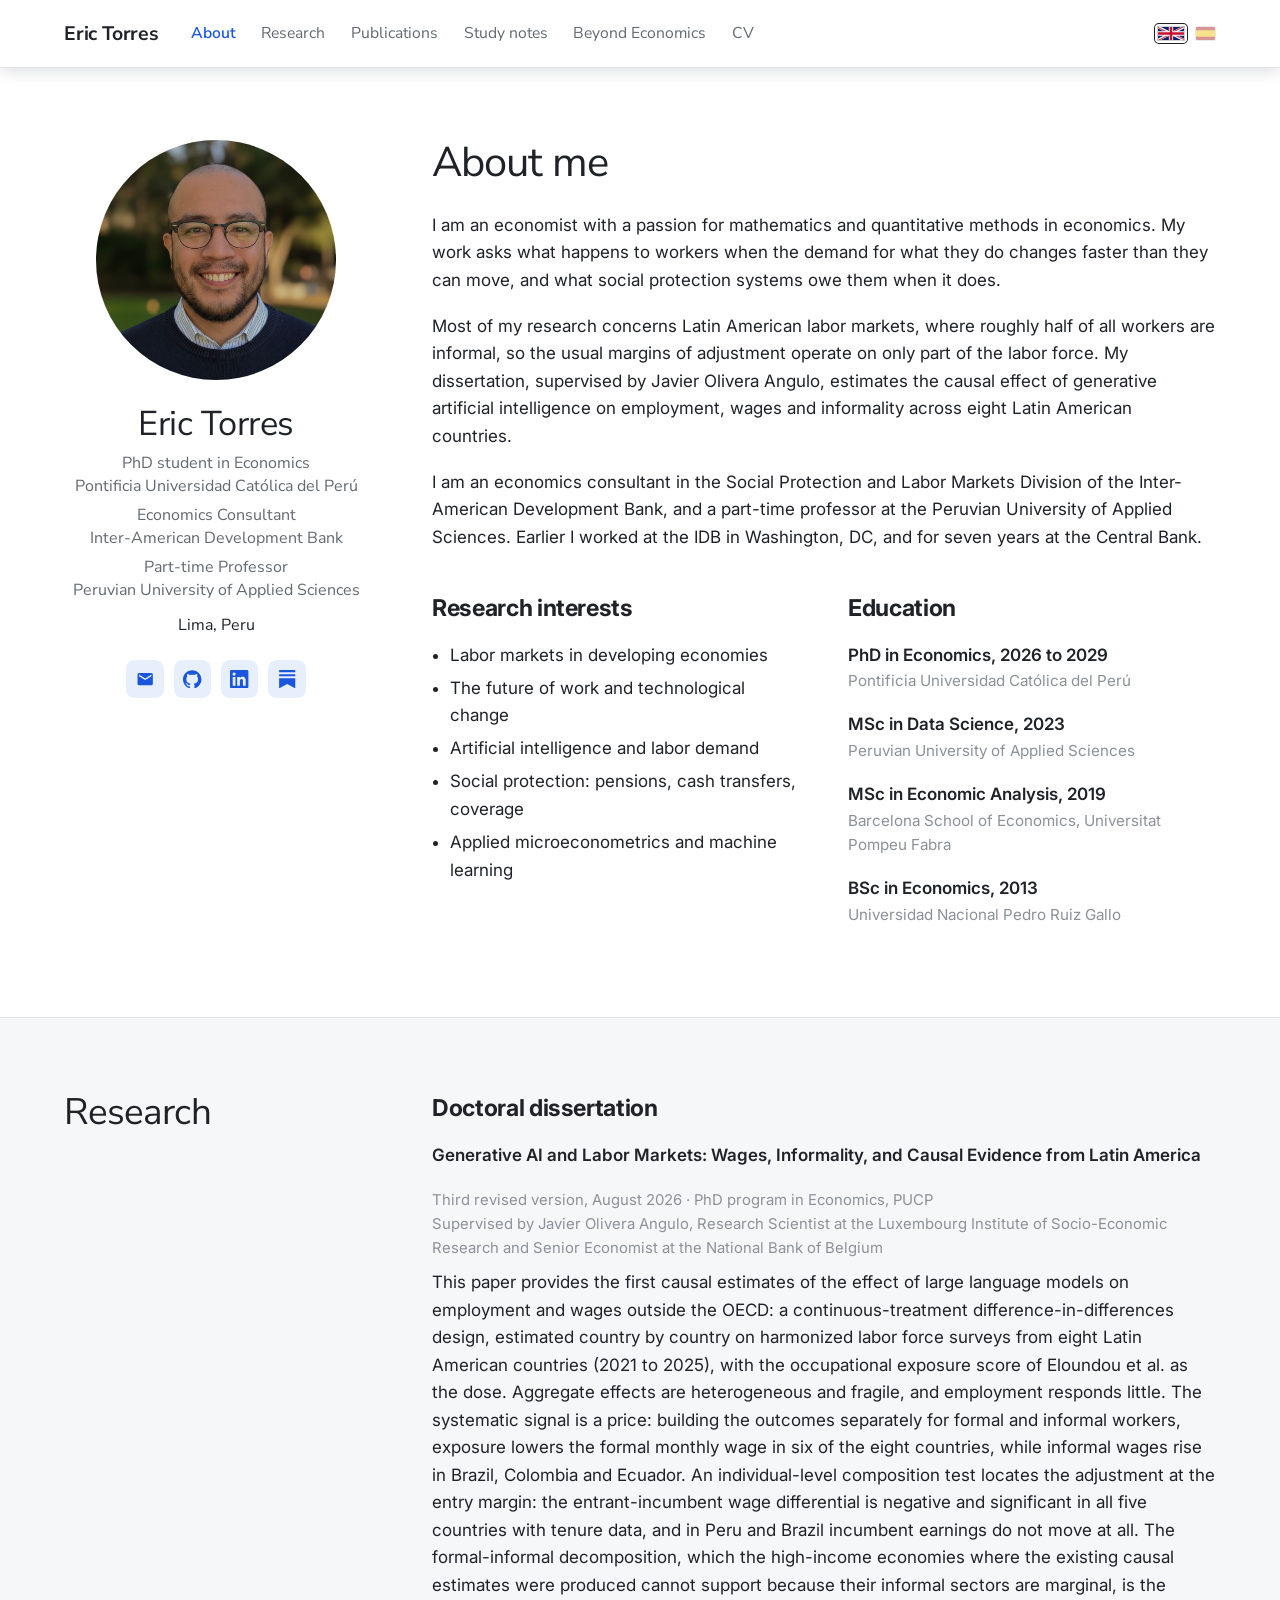
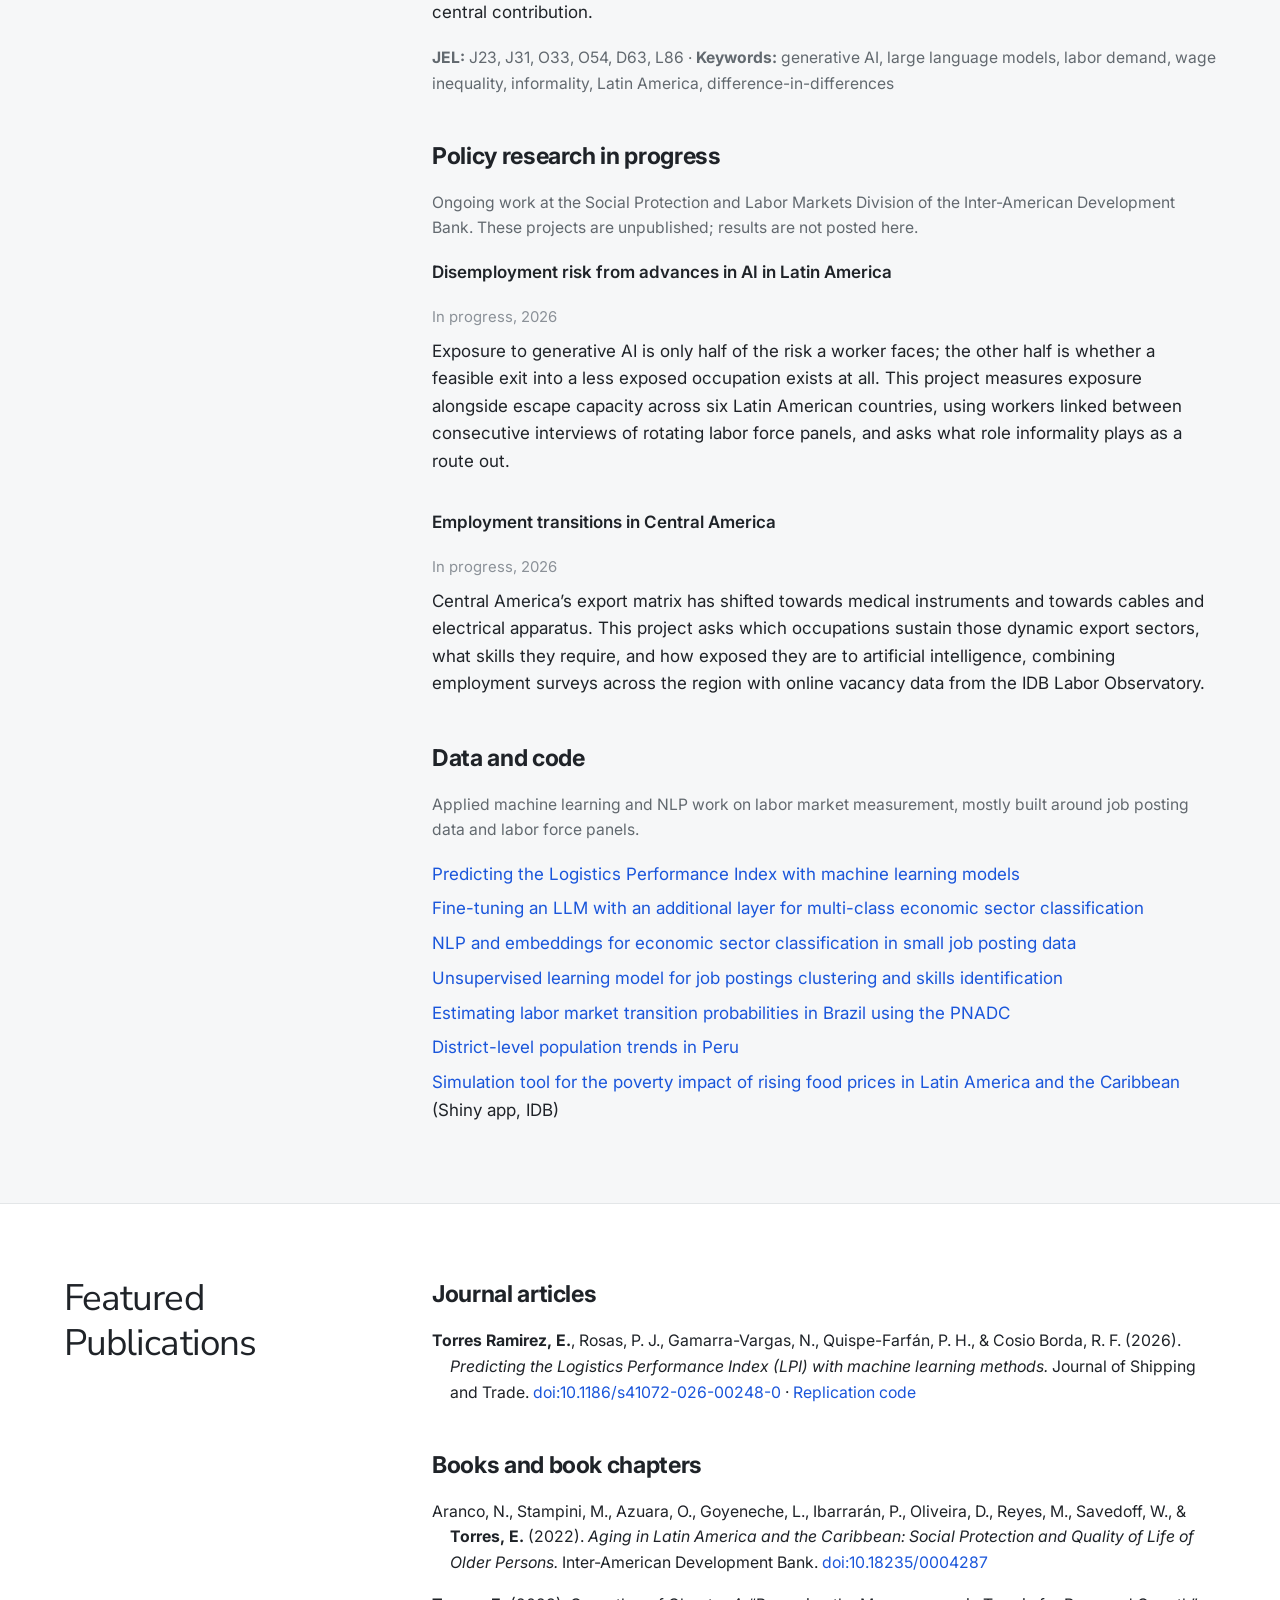
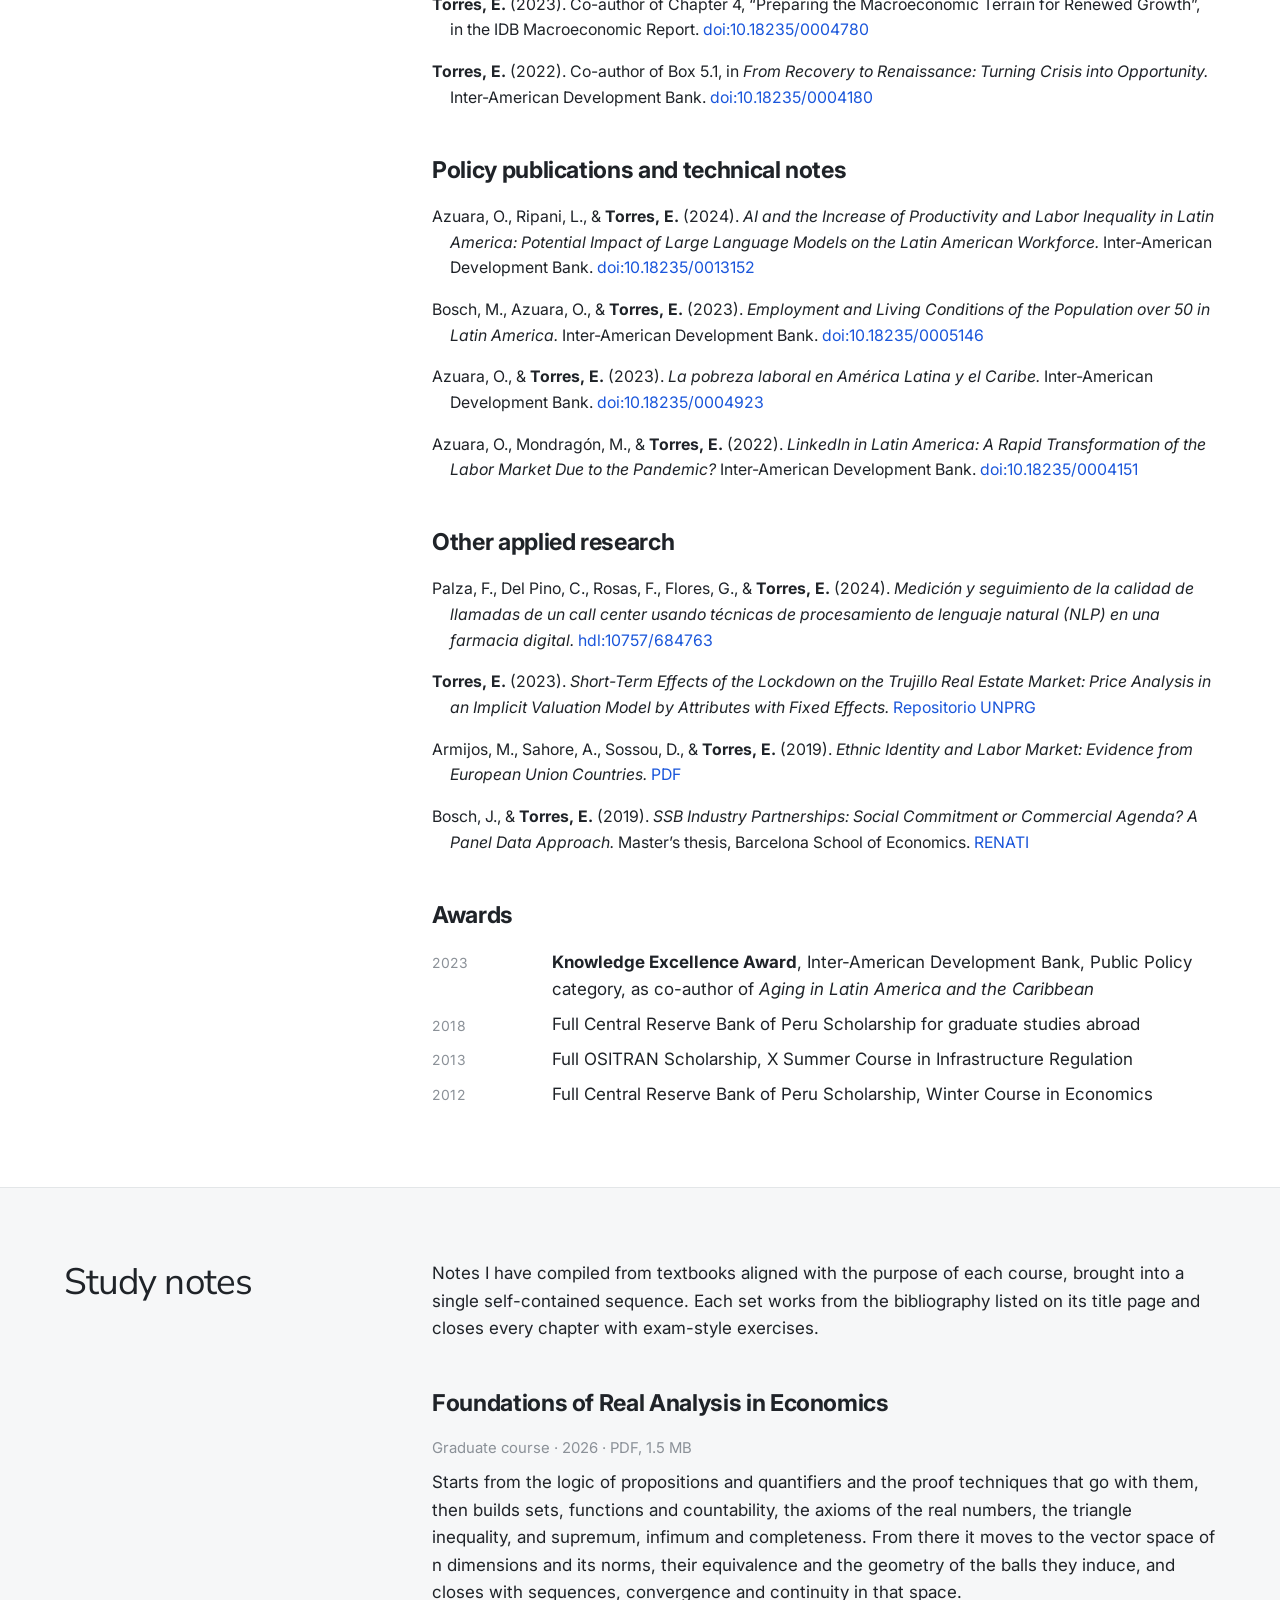
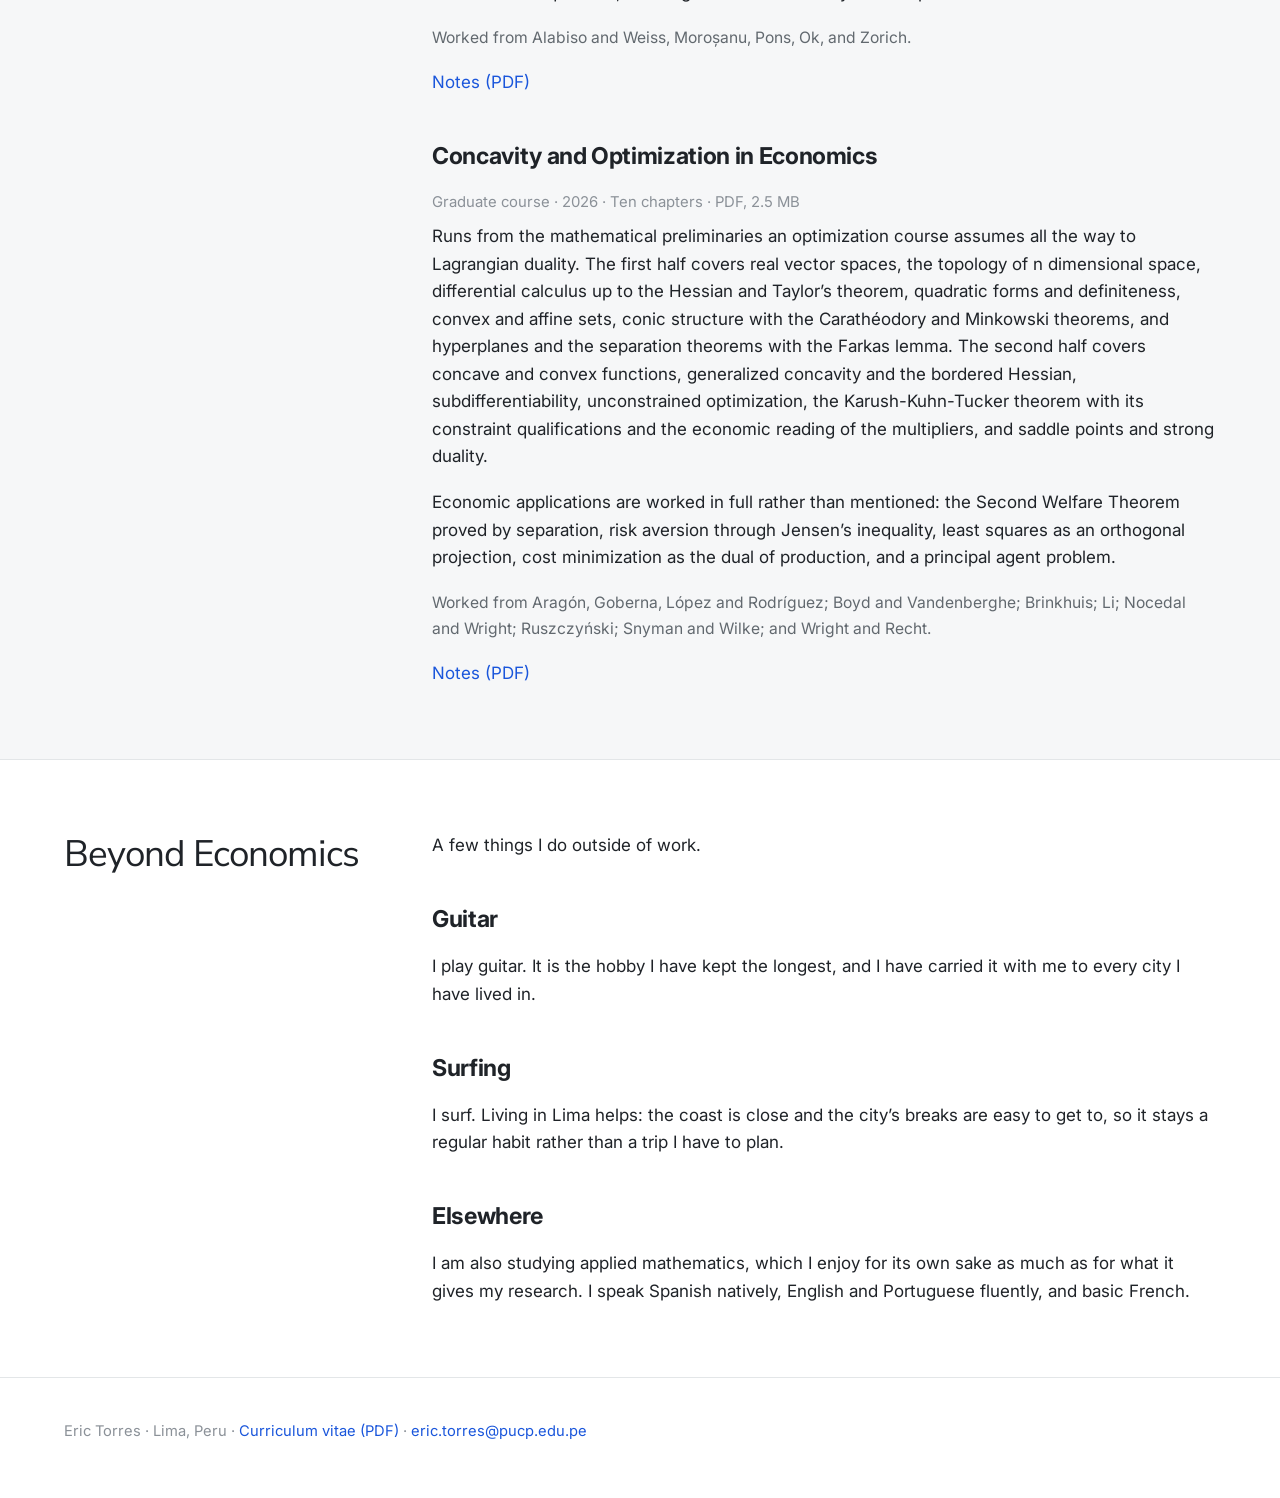
<file: index.html>
<!DOCTYPE html>
<html lang="en">
<head>
<meta charset="utf-8">
<meta name="viewport" content="width=device-width, initial-scale=1">
<title>Eric Torres · Labor Economist</title>
<meta name="description" content="Eric Torres is a PhD student in Economics at PUCP and an economics consultant at the Inter-American Development Bank, working on labor markets, the future of work, artificial intelligence and social protection in Latin America.">
<link rel="preconnect" href="https://fonts.googleapis.com">
<link rel="preconnect" href="https://fonts.gstatic.com" crossorigin>
<link rel="stylesheet" href="https://fonts.googleapis.com/css2?family=Inter:wght@400;500;600;700&family=Nunito+Sans:wght@400;600;700&display=swap">
<link rel="stylesheet" href="assets/css/style.css?v=15">
</head>
<body>

<header class="topbar">
  <div class="topbar-inner">
    <a class="brand" href="#about">Eric Torres</a>
    <nav class="topnav">
      <a href="#about">About</a>
      <a href="#research">Research</a>
      <a href="#publications">Publications</a>
      <a href="#notes">Study notes</a>
      <a href="#beyond">Beyond Economics</a>
      <a href="files/eric-torres-cv.pdf" target="_blank" rel="noopener">CV</a>
    </nav>
    <nav class="langswitch" aria-label="Language">
      <span aria-current="true" title="English"><svg viewBox="0 0 60 30" aria-hidden="true" focusable="false"><clipPath id="uk"><path d="M30,15 h30 v15 z v15 h-30 z h-30 v-15 z v-15 h30 z"/></clipPath><path d="M0,0 v30 h60 v-30 z" fill="#012169"/><path d="M0,0 L60,30 M60,0 L0,30" stroke="#fff" stroke-width="6"/><path d="M0,0 L60,30 M60,0 L0,30" clip-path="url(#uk)" stroke="#C8102E" stroke-width="4"/><path d="M30,0 v30 M0,15 h60" stroke="#fff" stroke-width="10"/><path d="M30,0 v30 M0,15 h60" stroke="#C8102E" stroke-width="6"/></svg></span>
      <a href="es/" hreflang="es" lang="es" title="Español" aria-label="Español"><svg viewBox="0 0 60 40" aria-hidden="true" focusable="false"><path d="M0,0 h60 v40 h-60 z" fill="#AA151B"/><path d="M0,10 h60 v20 h-60 z" fill="#F1BF00"/></svg></a>
    </nav>
  </div>
</header>

<!-- ============ about ============ -->
<section class="band" id="about">
  <div class="wrap">

    <aside class="profile">
      <img src="assets/img/eric-torres.jpg" alt="Portrait of Eric Torres">
      <p class="name">Eric Torres</p>
      <p class="role">PhD student in Economics<br>Pontificia Universidad Católica del Perú</p>
      <p class="role">Economics Consultant<br>Inter-American Development Bank</p>
      <p class="role">Part-time Professor<br>Peruvian University of Applied Sciences</p>
      <p class="place">Lima, Peru</p>
      <div class="icons">
        <a href="mailto:eric.torres@pucp.edu.pe" title="Email" aria-label="Email"><svg viewBox="0 0 24 24" aria-hidden="true"><path d="M20 4H4a2 2 0 0 0-2 2v12a2 2 0 0 0 2 2h16a2 2 0 0 0 2-2V6a2 2 0 0 0-2-2zm0 4.2-8 5-8-5V6l8 5 8-5v2.2z"/></svg></a>
        <a href="https://github.com/etorresram" title="GitHub" aria-label="GitHub"><svg viewBox="0 0 24 24" aria-hidden="true"><path d="M12 .297c-6.63 0-12 5.373-12 12 0 5.303 3.438 9.8 8.205 11.385.6.113.82-.258.82-.577 0-.285-.01-1.04-.015-2.04-3.338.724-4.042-1.61-4.042-1.61C4.422 18.07 3.633 17.7 3.633 17.7c-1.087-.744.084-.729.084-.729 1.205.084 1.838 1.236 1.838 1.236 1.07 1.835 2.809 1.305 3.495.998.108-.776.417-1.305.76-1.605-2.665-.3-5.466-1.332-5.466-5.93 0-1.31.465-2.38 1.235-3.22-.135-.303-.54-1.523.105-3.176 0 0 1.005-.322 3.3 1.23.96-.267 1.98-.399 3-.405 1.02.006 2.04.138 3 .405 2.28-1.552 3.285-1.23 3.285-1.23.645 1.653.24 2.873.12 3.176.765.84 1.23 1.91 1.23 3.22 0 4.61-2.805 5.625-5.475 5.92.42.36.81 1.096.81 2.22 0 1.606-.015 2.896-.015 3.286 0 .315.21.69.825.57C20.565 22.092 24 17.592 24 12.297c0-6.627-5.373-12-12-12"/></svg></a>
        <a href="https://www.linkedin.com/in/etorresram/" title="LinkedIn" aria-label="LinkedIn"><svg viewBox="0 0 24 24" aria-hidden="true"><path d="M20.447 20.452h-3.554v-5.569c0-1.328-.027-3.037-1.852-3.037-1.853 0-2.136 1.445-2.136 2.939v5.667H9.351V9h3.414v1.561h.046c.477-.9 1.637-1.85 3.37-1.85 3.601 0 4.267 2.37 4.267 5.455v6.286zM5.337 7.433a2.062 2.062 0 0 1-2.063-2.065 2.064 2.064 0 1 1 2.063 2.065zm1.782 13.019H3.555V9h3.564v11.452zM22.225 0H1.771C.792 0 0 .774 0 1.729v20.542C0 23.227.792 24 1.771 24h20.451C23.2 24 24 23.227 24 22.271V1.729C24 .774 23.2 0 22.225 0z"/></svg></a>
        <a href="https://substack.com/@etorresram" title="Substack" aria-label="Substack"><svg viewBox="0 0 24 24" aria-hidden="true"><path d="M22.539 8.242H1.46V5.406h21.08v2.836zM1.46 10.812V24L12 18.11 22.54 24V10.812H1.46zM22.54 0H1.46v2.836h21.08V0z"/></svg></a>
      </div>
    </aside>

    <div class="col-main">
      <h1 class="light">About me</h1>

      <p>
        I am an economist with a passion for mathematics and quantitative methods in
        economics. My work asks what happens to workers when the demand for what they do
        changes faster than they can move, and what social protection systems owe them when
        it does.
      </p>

      <p>
        Most of my research concerns Latin American labor markets, where roughly half of all
        workers are informal, so the usual margins of adjustment operate on only part of the
        labor force. My dissertation, supervised by Javier Olivera Angulo, estimates the
        causal effect of generative artificial intelligence on employment, wages and
        informality across eight Latin American countries.
      </p>

      <p>
        I am an economics consultant in the Social Protection and Labor Markets Division of
        the Inter-American Development Bank, and a part-time professor at the Peruvian
        University of Applied Sciences. Earlier I worked at the IDB in Washington, DC, and
        for seven years at the Central Bank.
      </p>

      <div class="duo">
        <div>
          <h2>Research interests</h2>
          <ul>
            <li>Labor markets in developing economies</li>
            <li>The future of work and technological change</li>
            <li>Artificial intelligence and labor demand</li>
            <li>Social protection: pensions, cash transfers, coverage</li>
            <li>Applied microeconometrics and machine learning</li>
          </ul>
        </div>
        <div>
          <h2>Education</h2>
          <ul class="timeline">
            <li>
              <span class="deg">PhD in Economics, 2026 to 2029</span>
              <span class="where">Pontificia Universidad Católica del Perú</span>
            </li>
            <li>
              <span class="deg">MSc in Data Science, 2023</span>
              <span class="where">Peruvian University of Applied Sciences</span>
            </li>
            <li>
              <span class="deg">MSc in Economic Analysis, 2019</span>
              <span class="where">Barcelona School of Economics, Universitat Pompeu Fabra</span>
            </li>
            <li>
              <span class="deg">BSc in Economics, 2013</span>
              <span class="where">Universidad Nacional Pedro Ruiz Gallo</span>
            </li>
          </ul>
        </div>
      </div>
    </div>

  </div>
</section>

<!-- ============ research ============ -->
<section class="band" id="research">
  <div class="wrap">
    <h1 class="sectitle">Research</h1>
    <div class="col-main">

      <h2>Doctoral dissertation</h2>
      <div class="entry">
        <p class="title">Generative AI and Labor Markets: Wages, Informality, and Causal
          Evidence from Latin America</p>
        <p class="meta">Third revised version, August 2026 · PhD program in Economics, PUCP<br>
          Supervised by Javier Olivera Angulo, Research Scientist at the Luxembourg Institute
          of Socio-Economic Research and Senior Economist at the National Bank of Belgium</p>
        <p>
          This paper provides the first causal estimates of the effect of large language
          models on employment and wages outside the OECD: a continuous-treatment
          difference-in-differences design, estimated country by country on harmonized labor
          force surveys from eight Latin American countries (2021 to 2025), with the
          occupational exposure score of Eloundou et al. as the dose. Aggregate effects are
          heterogeneous and fragile, and employment responds little. The systematic signal is
          a price: building the outcomes separately for formal and informal workers, exposure
          lowers the formal monthly wage in six of the eight countries, while informal wages
          rise in Brazil, Colombia and Ecuador. An individual-level composition test locates
          the adjustment at the entry margin: the entrant-incumbent wage differential is
          negative and significant in all five countries with tenure data, and in Peru and
          Brazil incumbent earnings do not move at all. The formal-informal decomposition,
          which the high-income economies where the existing causal estimates were produced
          cannot support because their informal sectors are marginal, is the central
          contribution.
        </p>
        <p class="note"><strong>JEL:</strong> J23, J31, O33, O54, D63, L86 ·
          <strong>Keywords:</strong> generative AI, large language models, labor demand, wage
          inequality, informality, Latin America, difference-in-differences</p>
      </div>

      <h2>Policy research in progress</h2>
      <p class="note">Ongoing work at the Social Protection and Labor Markets Division of the
        Inter-American Development Bank. These projects are unpublished; results are not
        posted here.</p>

      <div class="entry">
        <p class="title">Disemployment risk from advances in AI in Latin America</p>
        <p class="meta">In progress, 2026</p>
        <p>
          Exposure to generative AI is only half of the risk a worker faces; the other half
          is whether a feasible exit into a less exposed occupation exists at all. This
          project measures exposure alongside escape capacity across six Latin American
          countries, using workers linked between consecutive interviews of rotating labor
          force panels, and asks what role informality plays as a route out.
        </p>
      </div>

      <div class="entry">
        <p class="title">Employment transitions in Central America</p>
        <p class="meta">In progress, 2026</p>
        <p>
          Central America’s export matrix has shifted towards medical instruments and towards
          cables and electrical apparatus. This project asks which occupations sustain those
          dynamic export sectors, what skills they require, and how exposed they are to
          artificial intelligence, combining employment surveys across the region with online
          vacancy data from the IDB Labor Observatory.
        </p>
      </div>

      <h2>Data and code</h2>
      <p class="note">Applied machine learning and NLP work on labor market measurement,
        mostly built around job posting data and labor force panels.</p>
      <ul class="linklist">
        <li><a href="https://github.com/etorresram/LPI-Prediction-with-MLModels">Predicting the Logistics Performance Index with machine learning models</a></li>
        <li><a href="https://github.com/etorresram/Fine-Tuning-an-LLM-for-Classification-in-Job-Postings">Fine-tuning an LLM with an additional layer for multi-class economic sector classification</a></li>
        <li><a href="https://github.com/etorresram/NLP-and-Embeddings-for-Economic-Sector-Classification-in-Small-Job-Posting-Data">NLP and embeddings for economic sector classification in small job posting data</a></li>
        <li><a href="https://github.com/etorresram/Unsupervised-Learning-Model-for-Job-Postings-Clustering-and-Skills-Identification">Unsupervised learning model for job postings clustering and skills identification</a></li>
        <li><a href="https://github.com/etorresram/Estimating-Labor-Markets-Transition-Probabilities">Estimating labor market transition probabilities in Brazil using the PNADC</a></li>
        <li><a href="https://github.com/etorresram/District-Level-Population-Trends-in-Peru">District-level population trends in Peru</a></li>
        <li><a href="https://github.com/EL-BID/analytics_simulation_public_policy_scl">Simulation tool for the poverty impact of rising food prices in Latin America and the Caribbean</a> (Shiny app, IDB)</li>
      </ul>
    </div>
  </div>
</section>

<!-- ============ publications ============ -->
<section class="band" id="publications">
  <div class="wrap">
    <h1 class="sectitle">Featured Publications</h1>
    <div class="col-main">

      <h2>Journal articles</h2>
      <ul class="reflist">
        <li><strong>Torres Ramirez, E.</strong>, Rosas, P. J., Gamarra-Vargas, N.,
          Quispe-Farfán, P. H., &amp; Cosio Borda, R. F. (2026).
          <em>Predicting the Logistics Performance Index (LPI) with machine learning
          methods.</em> Journal of Shipping and Trade.
          <a href="https://doi.org/10.1186/s41072-026-00248-0">doi:10.1186/s41072-026-00248-0</a>
          · <a href="https://github.com/etorresram/LPI-Prediction-with-MLModels">Replication code</a></li>
      </ul>

      <h2>Books and book chapters</h2>
      <ul class="reflist">
        <li>Aranco, N., Stampini, M., Azuara, O., Goyeneche, L., Ibarrarán, P., Oliveira, D.,
          Reyes, M., Savedoff, W., &amp; <strong>Torres, E.</strong> (2022).
          <em>Aging in Latin America and the Caribbean: Social Protection and Quality of Life
          of Older Persons.</em> Inter-American Development Bank.
          <a href="https://doi.org/10.18235/0004287">doi:10.18235/0004287</a></li>
        <li><strong>Torres, E.</strong> (2023). Co-author of Chapter 4, “Preparing the
          Macroeconomic Terrain for Renewed Growth”, in the IDB Macroeconomic Report.
          <a href="https://doi.org/10.18235/0004780">doi:10.18235/0004780</a></li>
        <li><strong>Torres, E.</strong> (2022). Co-author of Box 5.1, in
          <em>From Recovery to Renaissance: Turning Crisis into Opportunity.</em>
          Inter-American Development Bank.
          <a href="https://doi.org/10.18235/0004180">doi:10.18235/0004180</a></li>
      </ul>

      <h2>Policy publications and technical notes</h2>
      <ul class="reflist">
        <li>Azuara, O., Ripani, L., &amp; <strong>Torres, E.</strong> (2024).
          <em>AI and the Increase of Productivity and Labor Inequality in Latin America:
          Potential Impact of Large Language Models on the Latin American Workforce.</em>
          Inter-American Development Bank.
          <a href="https://doi.org/10.18235/0013152">doi:10.18235/0013152</a></li>
        <li>Bosch, M., Azuara, O., &amp; <strong>Torres, E.</strong> (2023).
          <em>Employment and Living Conditions of the Population over 50 in Latin
          America.</em> Inter-American Development Bank.
          <a href="https://doi.org/10.18235/0005146">doi:10.18235/0005146</a></li>
        <li>Azuara, O., &amp; <strong>Torres, E.</strong> (2023).
          <em>La pobreza laboral en América Latina y el Caribe.</em>
          Inter-American Development Bank.
          <a href="https://doi.org/10.18235/0004923">doi:10.18235/0004923</a></li>
        <li>Azuara, O., Mondragón, M., &amp; <strong>Torres, E.</strong> (2022).
          <em>LinkedIn in Latin America: A Rapid Transformation of the Labor Market Due to
          the Pandemic?</em> Inter-American Development Bank.
          <a href="https://doi.org/10.18235/0004151">doi:10.18235/0004151</a></li>
      </ul>

      <h2>Other applied research</h2>
      <ul class="reflist">
        <li>Palza, F., Del Pino, C., Rosas, F., Flores, G., &amp; <strong>Torres, E.</strong>
          (2024). <em>Medición y seguimiento de la calidad de llamadas de un call center
          usando técnicas de procesamiento de lenguaje natural (NLP) en una farmacia
          digital.</em> <a href="http://hdl.handle.net/10757/684763">hdl:10757/684763</a></li>
        <li><strong>Torres, E.</strong> (2023). <em>Short-Term Effects of the Lockdown on the
          Trujillo Real Estate Market: Price Analysis in an Implicit Valuation Model by
          Attributes with Fixed Effects.</em>
          <a href="https://repositorio.unprg.edu.pe/handle/20.500.12893/11579">Repositorio UNPRG</a></li>
        <li>Armijos, M., Sahore, A., Sossou, D., &amp; <strong>Torres, E.</strong> (2019).
          <em>Ethnic Identity and Labor Market: Evidence from European Union Countries.</em>
          <a href="http://portal.amelica.org/ameli/jatsRepo/392/3921933011/3921933011.pdf">PDF</a></li>
        <li>Bosch, J., &amp; <strong>Torres, E.</strong> (2019). <em>SSB Industry
          Partnerships: Social Commitment or Commercial Agenda? A Panel Data Approach.</em>
          Master’s thesis, Barcelona School of Economics.
          <a href="https://renati.sunedu.gob.pe/handle/renati/2321">RENATI</a></li>
      </ul>

      <h2>Awards</h2>
      <ul class="facts">
        <li><span class="key">2023</span><span><strong>Knowledge Excellence Award</strong>, Inter-American Development Bank, Public Policy category, as co-author of <em>Aging in Latin America and the Caribbean</em></span></li>
        <li><span class="key">2018</span><span>Full Central Reserve Bank of Peru Scholarship for graduate studies abroad</span></li>
        <li><span class="key">2013</span><span>Full OSITRAN Scholarship, X Summer Course in Infrastructure Regulation</span></li>
        <li><span class="key">2012</span><span>Full Central Reserve Bank of Peru Scholarship, Winter Course in Economics</span></li>
      </ul>
    </div>
  </div>
</section>

<!-- ============ study notes ============ -->
<section class="band" id="notes">
  <div class="wrap">
    <h1 class="sectitle">Study notes</h1>
    <div class="col-main">

      <p>
        Notes I have compiled from textbooks aligned with the purpose of each course, brought
        into a single self-contained sequence. Each set works from the bibliography listed on
        its title page and closes every chapter with exam-style exercises.
      </p>

      <h2>Foundations of Real Analysis in Economics</h2>
      <div class="entry">
        <p class="meta">Graduate course · 2026 · PDF, 1.5 MB</p>
        <p>
          Starts from the logic of propositions and quantifiers and the proof techniques that
          go with them, then builds sets, functions and countability, the axioms of the real
          numbers, the triangle inequality, and supremum, infimum and completeness. From
          there it moves to the vector space of n dimensions and its norms, their equivalence
          and the geometry of the balls they induce, and closes with sequences, convergence
          and continuity in that space.
        </p>
        <p class="note">Worked from Alabiso and Weiss, Moroșanu, Pons, Ok, and Zorich.</p>
        <p><a href="files/notes/real-analysis-en.pdf">Notes (PDF)</a></p>
      </div>

      <h2>Concavity and Optimization in Economics</h2>
      <div class="entry">
        <p class="meta">Graduate course · 2026 · Ten chapters · PDF, 2.5 MB</p>
        <p>
          Runs from the mathematical preliminaries an optimization course assumes all the way
          to Lagrangian duality. The first half covers real vector spaces, the topology of n
          dimensional space, differential calculus up to the Hessian and Taylor’s theorem,
          quadratic forms and definiteness, convex and affine sets, conic structure with the
          Carathéodory and Minkowski theorems, and hyperplanes and the separation theorems
          with the Farkas lemma. The second half covers concave and convex functions,
          generalized concavity and the bordered Hessian, subdifferentiability, unconstrained
          optimization, the Karush-Kuhn-Tucker theorem with its constraint qualifications and
          the economic reading of the multipliers, and saddle points and strong duality.
        </p>
        <p>
          Economic applications are worked in full rather than mentioned: the Second Welfare
          Theorem proved by separation, risk aversion through Jensen’s inequality, least
          squares as an orthogonal projection, cost minimization as the dual of production,
          and a principal agent problem.
        </p>
        <p class="note">Worked from Aragón, Goberna, López and Rodríguez; Boyd and
          Vandenberghe; Brinkhuis; Li; Nocedal and Wright; Ruszczyński; Snyman and Wilke; and
          Wright and Recht.</p>
        <p><a href="files/notes/concavity-optimization-en.pdf">Notes (PDF)</a></p>
      </div>
    </div>
  </div>
</section>

<!-- ============ beyond ============ -->
<section class="band" id="beyond">
  <div class="wrap">
    <h1 class="sectitle">Beyond Economics</h1>
    <div class="col-main">

      <p>A few things I do outside of work.</p>

      <h2>Guitar</h2>
      <p>
        I play guitar. It is the hobby I have kept the longest, and I have carried it with me
        to every city I have lived in.
      </p>

      <h2>Surfing</h2>
      <p>
        I surf. Living in Lima helps: the coast is close and the city’s breaks are easy to
        get to, so it stays a regular habit rather than a trip I have to plan.
      </p>

      <h2>Elsewhere</h2>
      <p>
        I am also studying applied mathematics, which I enjoy for its own sake as much as for
        what it gives my research. I speak Spanish natively, English and Portuguese fluently,
        and basic French.
      </p>
    </div>
  </div>
</section>

<footer>
  <p>Eric Torres · Lima, Peru ·
    <a href="files/eric-torres-cv.pdf" target="_blank" rel="noopener">Curriculum vitae (PDF)</a> ·
    <a href="mailto:eric.torres@pucp.edu.pe">eric.torres@pucp.edu.pe</a></p>
</footer>


<script>
// Marks the current section in the top bar, on click and while scrolling.
(function () {
  var links = Array.prototype.slice.call(
    document.querySelectorAll('.topnav a[href^="#"]'));
  if (!links.length) return;

  var items = [];
  links.forEach(function (a) {
    var el = document.getElementById(a.getAttribute('href').slice(1));
    if (el) items.push({ link: a, el: el });
  });
  if (!items.length) return;

  function setActive(id) {
    items.forEach(function (it) {
      it.link.classList.toggle('active', it.el.id === id);
    });
  }

  function current() {
    var line = window.scrollY + window.innerHeight * 0.3;
    var id = items[0].el.id;
    items.forEach(function (it) {
      if (it.el.offsetTop <= line) id = it.el.id;
    });
    if (window.innerHeight + window.scrollY >= document.body.offsetHeight - 4) {
      id = items[items.length - 1].el.id;
    }
    return id;
  }

  var queued = false;
  function update() {
    if (queued) return;
    queued = true;
    requestAnimationFrame(function () { queued = false; setActive(current()); });
  }

  window.addEventListener('scroll', update, { passive: true });
  window.addEventListener('resize', update);
  window.addEventListener('load', function () { setTimeout(update, 60); });
  update();
})();
</script>
</body>
</html>
</file>
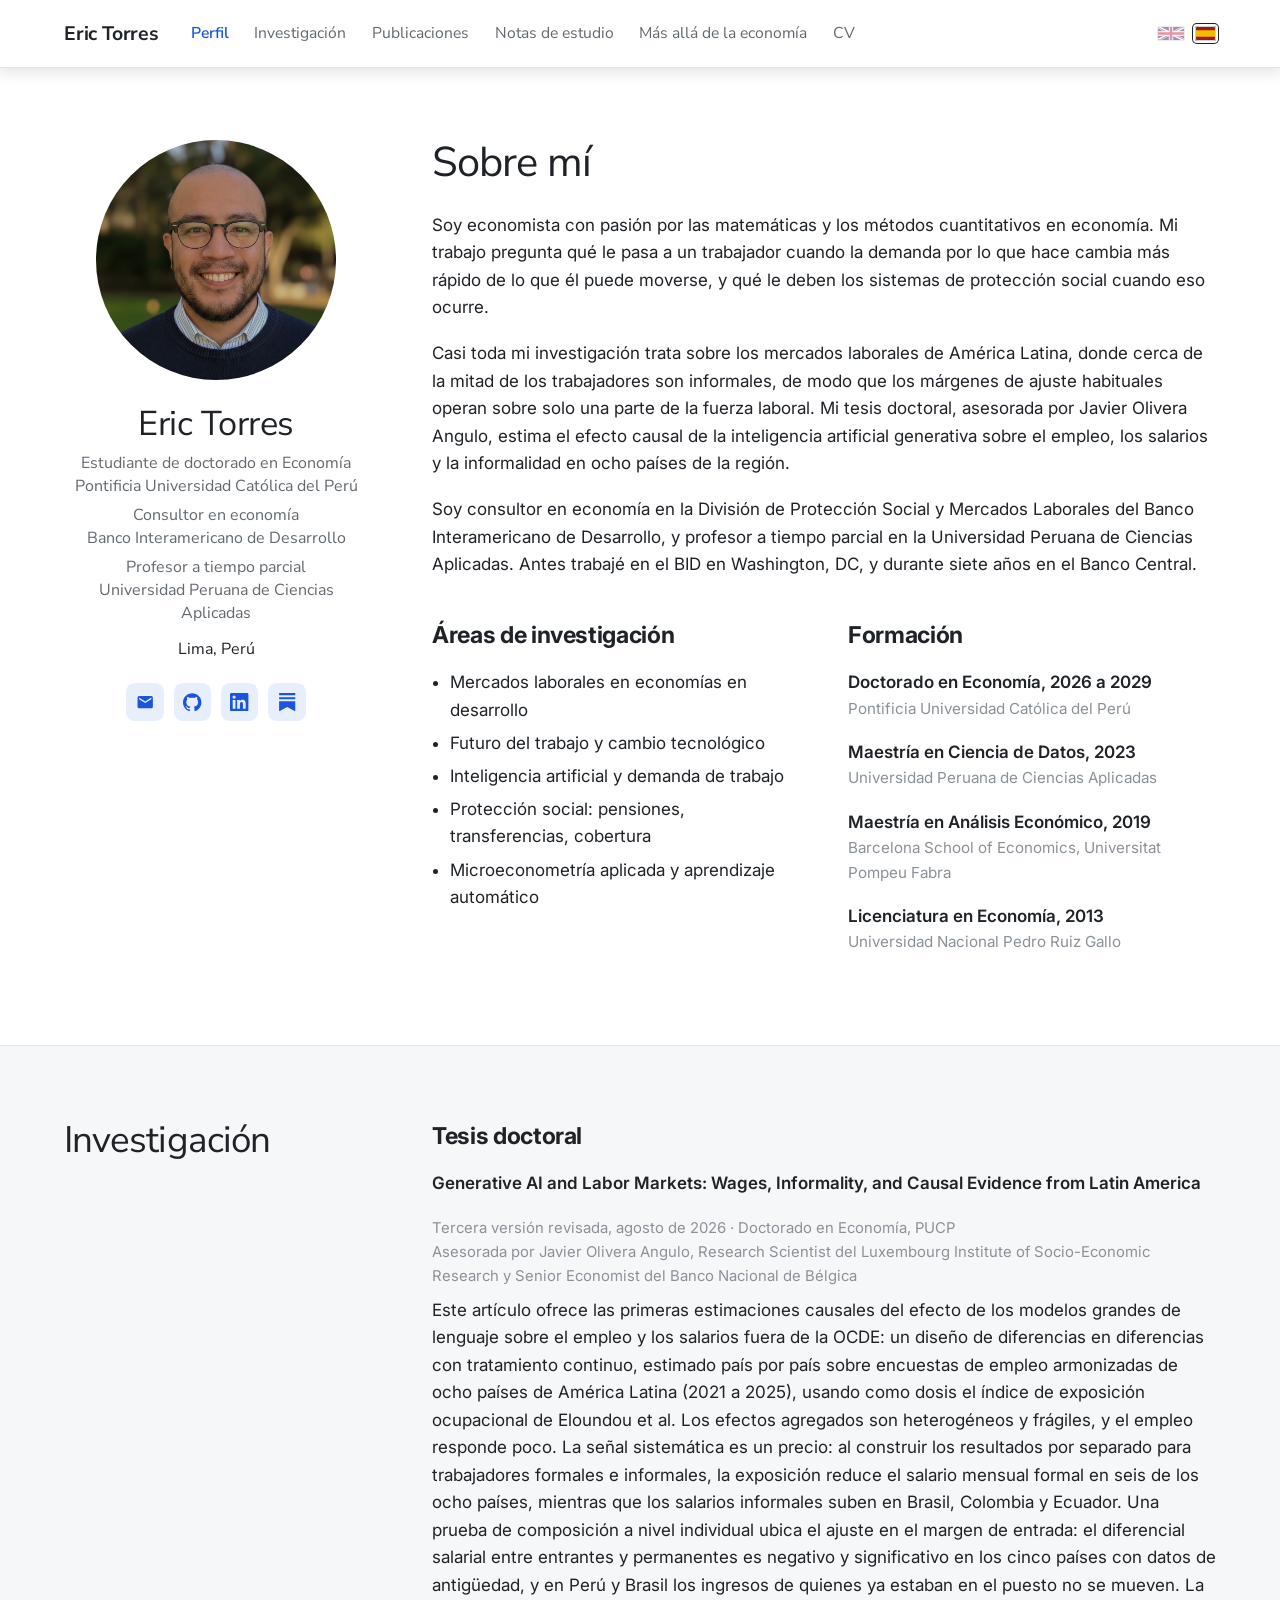
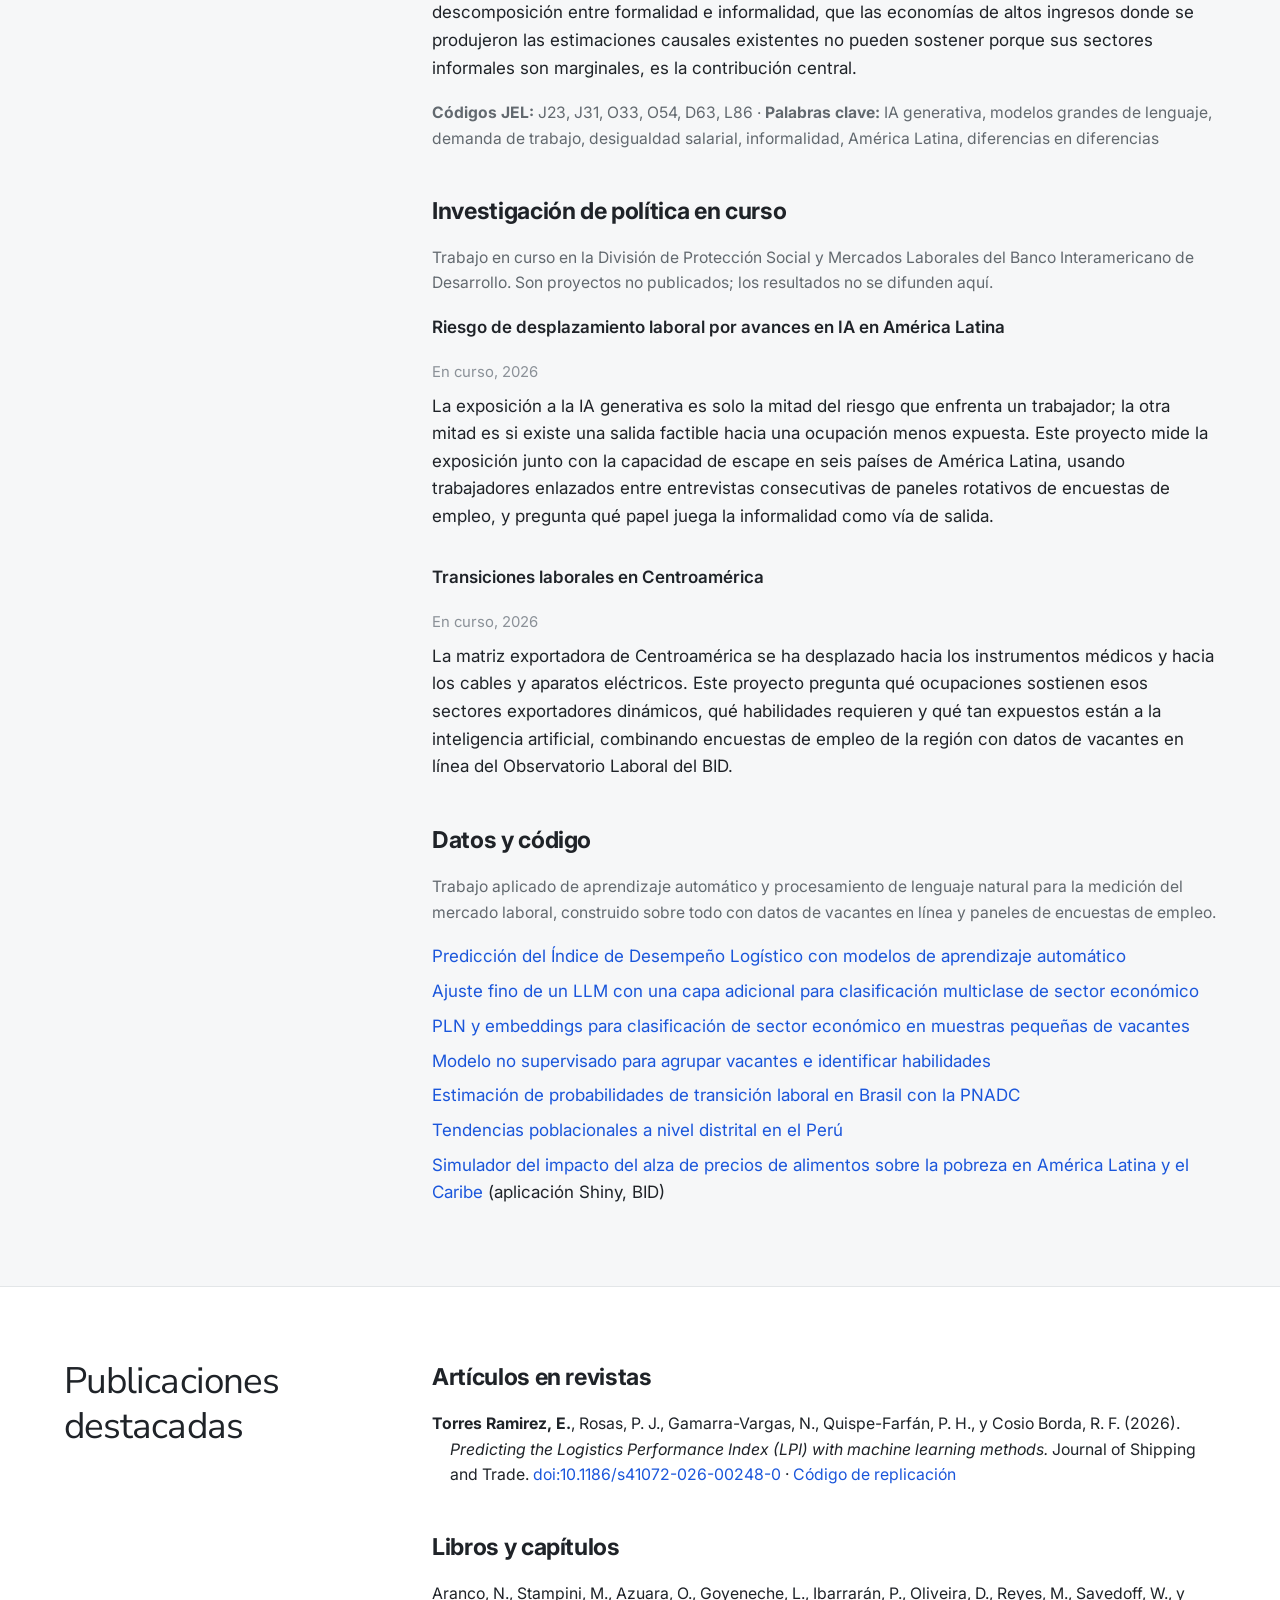
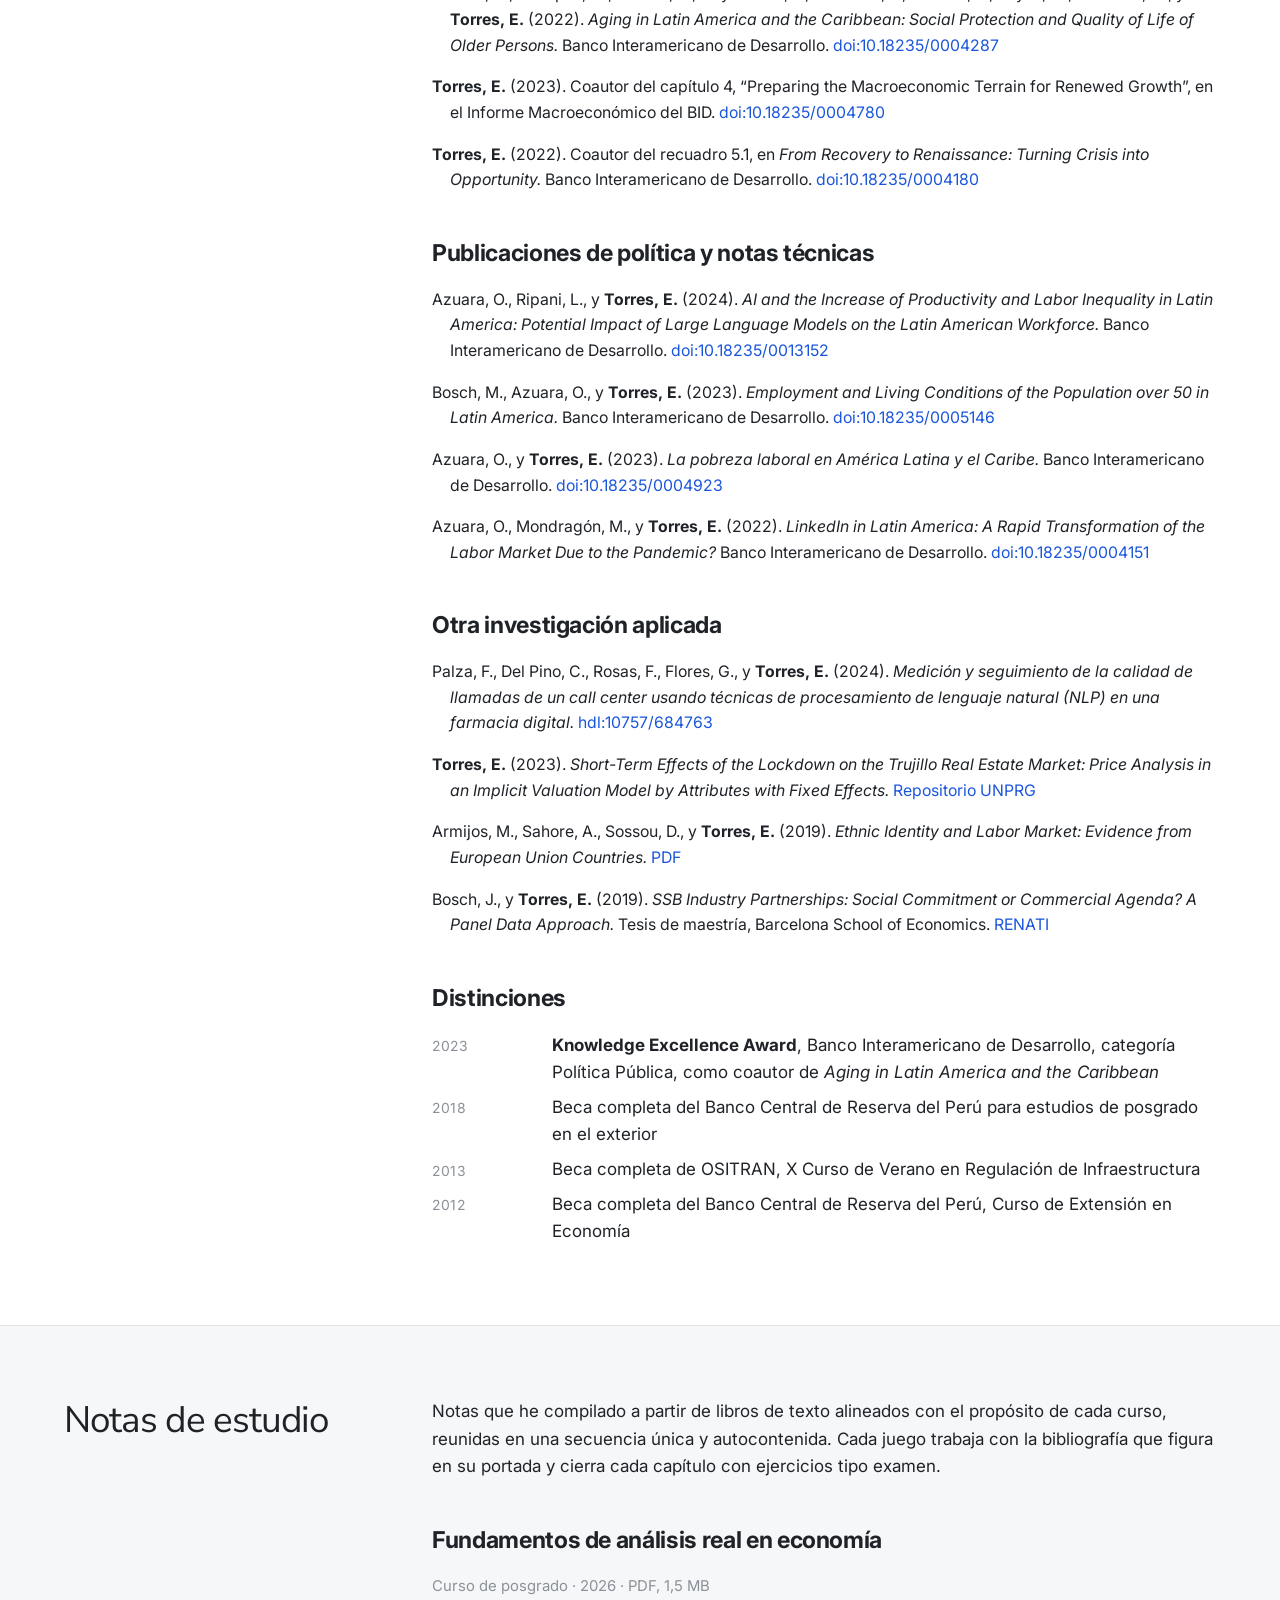
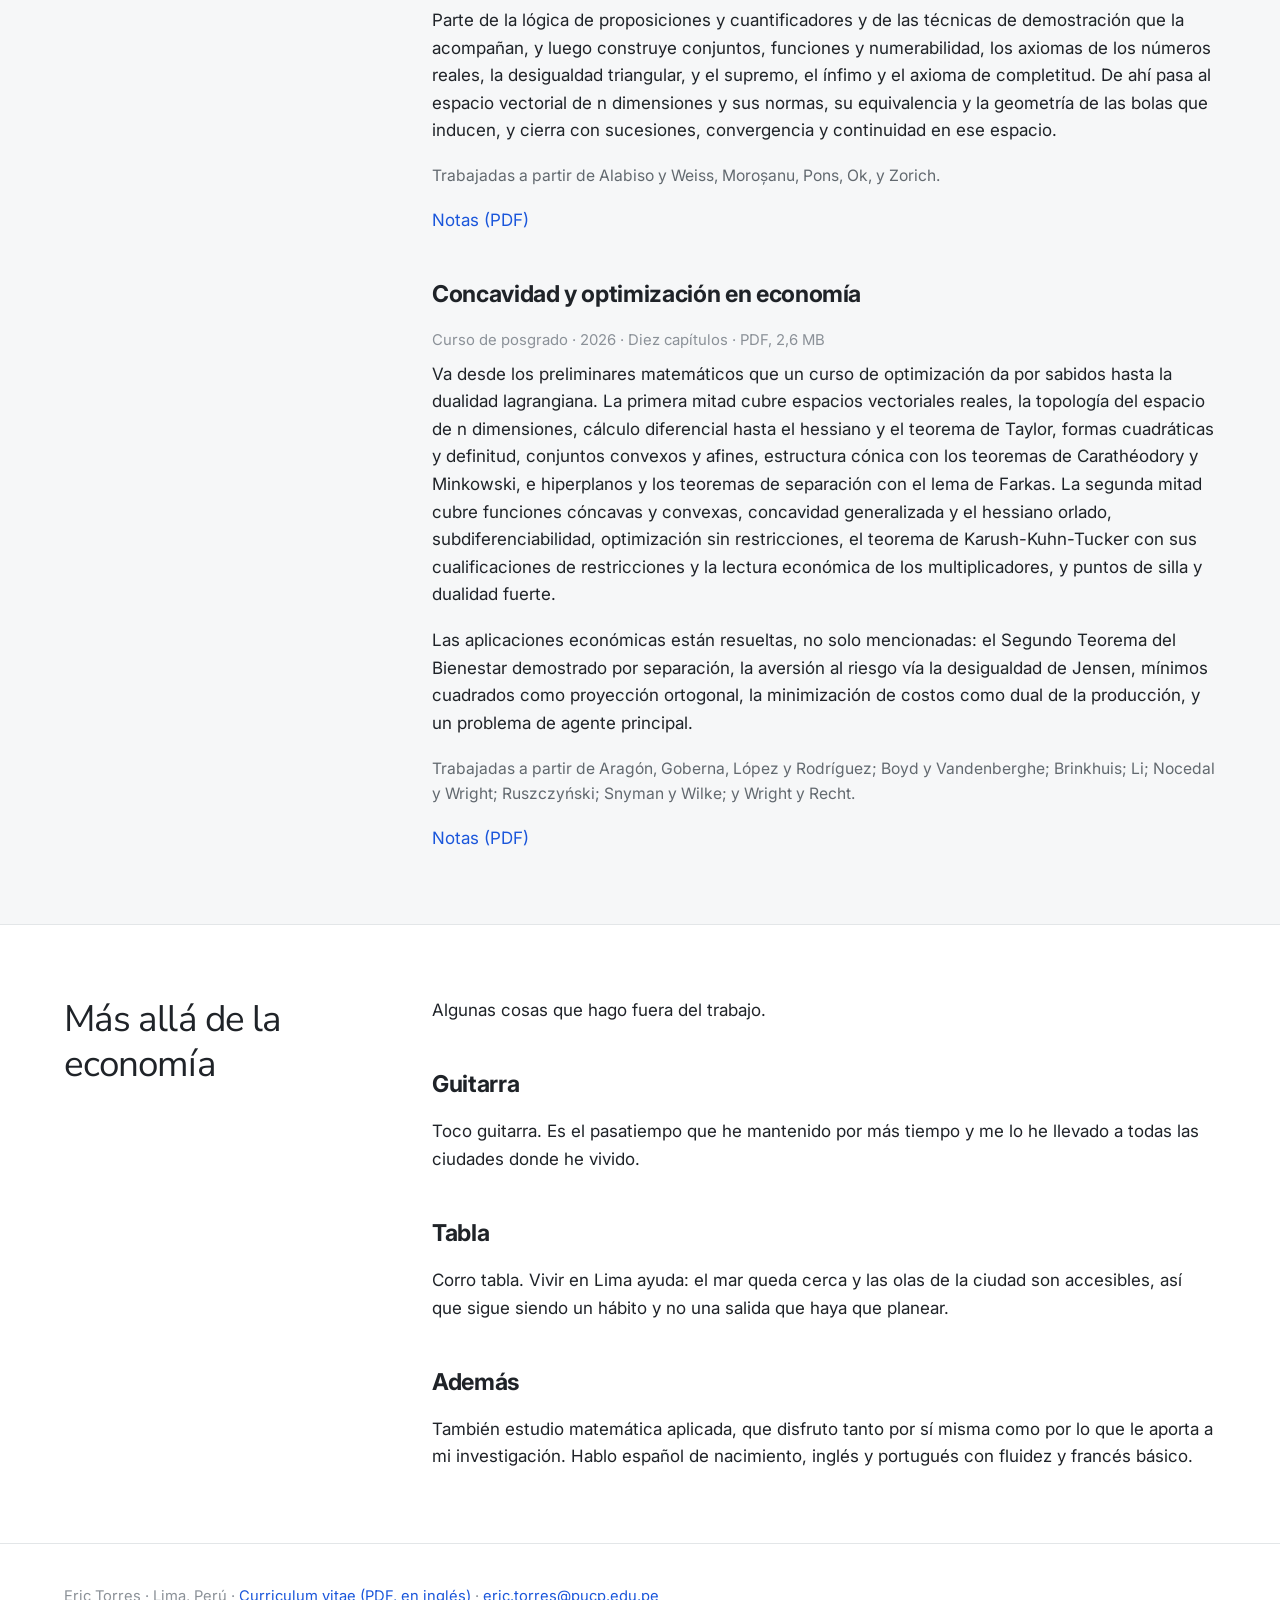
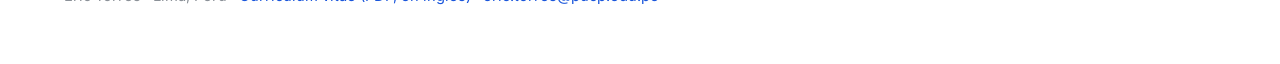
<file: es/index.html>
<!DOCTYPE html>
<html lang="es">
<head>
<meta charset="utf-8">
<meta name="viewport" content="width=device-width, initial-scale=1">
<title>Eric Torres · Economista laboral</title>
<meta name="description" content="Eric Torres es estudiante de doctorado en Economía en la PUCP y consultor en economía del Banco Interamericano de Desarrollo. Trabaja sobre mercados laborales, futuro del trabajo, inteligencia artificial y protección social en América Latina.">
<link rel="alternate" hreflang="en" href="../">
<link rel="preconnect" href="https://fonts.googleapis.com">
<link rel="preconnect" href="https://fonts.gstatic.com" crossorigin>
<link rel="stylesheet" href="https://fonts.googleapis.com/css2?family=Inter:wght@400;500;600;700&family=Nunito+Sans:wght@400;600;700&display=swap">
<link rel="stylesheet" href="../assets/css/style.css?v=15">
</head>
<body>

<header class="topbar">
  <div class="topbar-inner">
    <a class="brand" href="#about">Eric Torres</a>
    <nav class="topnav">
      <a href="#about">Perfil</a>
      <a href="#research">Investigación</a>
      <a href="#publications">Publicaciones</a>
      <a href="#notes">Notas de estudio</a>
      <a href="#beyond">Más allá de la economía</a>
      <a href="../files/eric-torres-cv.pdf" target="_blank" rel="noopener">CV</a>
    </nav>
    <nav class="langswitch" aria-label="Idioma">
      <a href="../" hreflang="en" lang="en" title="English" aria-label="English"><svg viewBox="0 0 60 30" aria-hidden="true" focusable="false"><clipPath id="uk"><path d="M30,15 h30 v15 z v15 h-30 z h-30 v-15 z v-15 h30 z"/></clipPath><path d="M0,0 v30 h60 v-30 z" fill="#012169"/><path d="M0,0 L60,30 M60,0 L0,30" stroke="#fff" stroke-width="6"/><path d="M0,0 L60,30 M60,0 L0,30" clip-path="url(#uk)" stroke="#C8102E" stroke-width="4"/><path d="M30,0 v30 M0,15 h60" stroke="#fff" stroke-width="10"/><path d="M30,0 v30 M0,15 h60" stroke="#C8102E" stroke-width="6"/></svg></a>
      <span aria-current="true" title="Español"><svg viewBox="0 0 60 40" aria-hidden="true" focusable="false"><path d="M0,0 h60 v40 h-60 z" fill="#AA151B"/><path d="M0,10 h60 v20 h-60 z" fill="#F1BF00"/></svg></span>
    </nav>
  </div>
</header>

<!-- ============ perfil ============ -->
<section class="band" id="about">
  <div class="wrap">

    <aside class="profile">
      <img src="../assets/img/eric-torres.jpg" alt="Retrato de Eric Torres">
      <p class="name">Eric Torres</p>
      <p class="role">Estudiante de doctorado en Economía<br>Pontificia Universidad Católica del Perú</p>
      <p class="role">Consultor en economía<br>Banco Interamericano de Desarrollo</p>
      <p class="role">Profesor a tiempo parcial<br>Universidad Peruana de Ciencias Aplicadas</p>
      <p class="place">Lima, Perú</p>
      <div class="icons">
        <a href="mailto:eric.torres@pucp.edu.pe" title="Correo" aria-label="Correo"><svg viewBox="0 0 24 24" aria-hidden="true"><path d="M20 4H4a2 2 0 0 0-2 2v12a2 2 0 0 0 2 2h16a2 2 0 0 0 2-2V6a2 2 0 0 0-2-2zm0 4.2-8 5-8-5V6l8 5 8-5v2.2z"/></svg></a>
        <a href="https://github.com/etorresram" title="GitHub" aria-label="GitHub"><svg viewBox="0 0 24 24" aria-hidden="true"><path d="M12 .297c-6.63 0-12 5.373-12 12 0 5.303 3.438 9.8 8.205 11.385.6.113.82-.258.82-.577 0-.285-.01-1.04-.015-2.04-3.338.724-4.042-1.61-4.042-1.61C4.422 18.07 3.633 17.7 3.633 17.7c-1.087-.744.084-.729.084-.729 1.205.084 1.838 1.236 1.838 1.236 1.07 1.835 2.809 1.305 3.495.998.108-.776.417-1.305.76-1.605-2.665-.3-5.466-1.332-5.466-5.93 0-1.31.465-2.38 1.235-3.22-.135-.303-.54-1.523.105-3.176 0 0 1.005-.322 3.3 1.23.96-.267 1.98-.399 3-.405 1.02.006 2.04.138 3 .405 2.28-1.552 3.285-1.23 3.285-1.23.645 1.653.24 2.873.12 3.176.765.84 1.23 1.91 1.23 3.22 0 4.61-2.805 5.625-5.475 5.92.42.36.81 1.096.81 2.22 0 1.606-.015 2.896-.015 3.286 0 .315.21.69.825.57C20.565 22.092 24 17.592 24 12.297c0-6.627-5.373-12-12-12"/></svg></a>
        <a href="https://www.linkedin.com/in/etorresram/" title="LinkedIn" aria-label="LinkedIn"><svg viewBox="0 0 24 24" aria-hidden="true"><path d="M20.447 20.452h-3.554v-5.569c0-1.328-.027-3.037-1.852-3.037-1.853 0-2.136 1.445-2.136 2.939v5.667H9.351V9h3.414v1.561h.046c.477-.9 1.637-1.85 3.37-1.85 3.601 0 4.267 2.37 4.267 5.455v6.286zM5.337 7.433a2.062 2.062 0 0 1-2.063-2.065 2.064 2.064 0 1 1 2.063 2.065zm1.782 13.019H3.555V9h3.564v11.452zM22.225 0H1.771C.792 0 0 .774 0 1.729v20.542C0 23.227.792 24 1.771 24h20.451C23.2 24 24 23.227 24 22.271V1.729C24 .774 23.2 0 22.225 0z"/></svg></a>
        <a href="https://substack.com/@etorresram" title="Substack" aria-label="Substack"><svg viewBox="0 0 24 24" aria-hidden="true"><path d="M22.539 8.242H1.46V5.406h21.08v2.836zM1.46 10.812V24L12 18.11 22.54 24V10.812H1.46zM22.54 0H1.46v2.836h21.08V0z"/></svg></a>
      </div>
    </aside>

    <div class="col-main">
      <h1 class="light">Sobre mí</h1>

      <p>
        Soy economista con pasión por las matemáticas y los métodos cuantitativos en
        economía. Mi trabajo pregunta qué le pasa a un trabajador cuando la demanda por lo
        que hace cambia más rápido de lo que él puede moverse, y qué le deben los sistemas
        de protección social cuando eso ocurre.
      </p>

      <p>
        Casi toda mi investigación trata sobre los mercados laborales de América Latina,
        donde cerca de la mitad de los trabajadores son informales, de modo que los márgenes
        de ajuste habituales operan sobre solo una parte de la fuerza laboral. Mi tesis
        doctoral, asesorada por Javier Olivera Angulo, estima el efecto causal de la
        inteligencia artificial generativa sobre el empleo, los salarios y la informalidad
        en ocho países de la región.
      </p>

      <p>
        Soy consultor en economía en la División de Protección Social y Mercados Laborales
        del Banco Interamericano de Desarrollo, y profesor a tiempo parcial en la
        Universidad Peruana de Ciencias Aplicadas. Antes trabajé en el BID en Washington,
        DC, y durante siete años en el Banco Central.
      </p>

      <div class="duo">
        <div>
          <h2>Áreas de investigación</h2>
          <ul>
            <li>Mercados laborales en economías en desarrollo</li>
            <li>Futuro del trabajo y cambio tecnológico</li>
            <li>Inteligencia artificial y demanda de trabajo</li>
            <li>Protección social: pensiones, transferencias, cobertura</li>
            <li>Microeconometría aplicada y aprendizaje automático</li>
          </ul>
        </div>
        <div>
          <h2>Formación</h2>
          <ul class="timeline">
            <li>
              <span class="deg">Doctorado en Economía, 2026 a 2029</span>
              <span class="where">Pontificia Universidad Católica del Perú</span>
            </li>
            <li>
              <span class="deg">Maestría en Ciencia de Datos, 2023</span>
              <span class="where">Universidad Peruana de Ciencias Aplicadas</span>
            </li>
            <li>
              <span class="deg">Maestría en Análisis Económico, 2019</span>
              <span class="where">Barcelona School of Economics, Universitat Pompeu Fabra</span>
            </li>
            <li>
              <span class="deg">Licenciatura en Economía, 2013</span>
              <span class="where">Universidad Nacional Pedro Ruiz Gallo</span>
            </li>
          </ul>
        </div>
      </div>
    </div>

  </div>
</section>

<!-- ============ investigación ============ -->
<section class="band" id="research">
  <div class="wrap">
    <h1 class="sectitle">Investigación</h1>
    <div class="col-main">

      <h2>Tesis doctoral</h2>
      <div class="entry">
        <p class="title">Generative AI and Labor Markets: Wages, Informality, and Causal
          Evidence from Latin America</p>
        <p class="meta">Tercera versión revisada, agosto de 2026 · Doctorado en Economía, PUCP<br>
          Asesorada por Javier Olivera Angulo, Research Scientist del Luxembourg Institute of
          Socio-Economic Research y Senior Economist del Banco Nacional de Bélgica</p>
        <p>
          Este artículo ofrece las primeras estimaciones causales del efecto de los modelos
          grandes de lenguaje sobre el empleo y los salarios fuera de la OCDE: un diseño de
          diferencias en diferencias con tratamiento continuo, estimado país por país sobre
          encuestas de empleo armonizadas de ocho países de América Latina (2021 a 2025),
          usando como dosis el índice de exposición ocupacional de Eloundou et al. Los
          efectos agregados son heterogéneos y frágiles, y el empleo responde poco. La señal
          sistemática es un precio: al construir los resultados por separado para
          trabajadores formales e informales, la exposición reduce el salario mensual formal
          en seis de los ocho países, mientras que los salarios informales suben en Brasil,
          Colombia y Ecuador. Una prueba de composición a nivel individual ubica el ajuste en
          el margen de entrada: el diferencial salarial entre entrantes y permanentes es
          negativo y significativo en los cinco países con datos de antigüedad, y en Perú y
          Brasil los ingresos de quienes ya estaban en el puesto no se mueven. La
          descomposición entre formalidad e informalidad, que las economías de altos ingresos
          donde se produjeron las estimaciones causales existentes no pueden sostener porque
          sus sectores informales son marginales, es la contribución central.
        </p>
        <p class="note"><strong>Códigos JEL:</strong> J23, J31, O33, O54, D63, L86 ·
          <strong>Palabras clave:</strong> IA generativa, modelos grandes de lenguaje,
          demanda de trabajo, desigualdad salarial, informalidad, América Latina, diferencias
          en diferencias</p>
      </div>

      <h2>Investigación de política en curso</h2>
      <p class="note">Trabajo en curso en la División de Protección Social y Mercados
        Laborales del Banco Interamericano de Desarrollo. Son proyectos no publicados; los
        resultados no se difunden aquí.</p>

      <div class="entry">
        <p class="title">Riesgo de desplazamiento laboral por avances en IA en América Latina</p>
        <p class="meta">En curso, 2026</p>
        <p>
          La exposición a la IA generativa es solo la mitad del riesgo que enfrenta un
          trabajador; la otra mitad es si existe una salida factible hacia una ocupación
          menos expuesta. Este proyecto mide la exposición junto con la capacidad de escape
          en seis países de América Latina, usando trabajadores enlazados entre entrevistas
          consecutivas de paneles rotativos de encuestas de empleo, y pregunta qué papel
          juega la informalidad como vía de salida.
        </p>
      </div>

      <div class="entry">
        <p class="title">Transiciones laborales en Centroamérica</p>
        <p class="meta">En curso, 2026</p>
        <p>
          La matriz exportadora de Centroamérica se ha desplazado hacia los instrumentos
          médicos y hacia los cables y aparatos eléctricos. Este proyecto pregunta qué
          ocupaciones sostienen esos sectores exportadores dinámicos, qué habilidades
          requieren y qué tan expuestos están a la inteligencia artificial, combinando
          encuestas de empleo de la región con datos de vacantes en línea del Observatorio
          Laboral del BID.
        </p>
      </div>

      <h2>Datos y código</h2>
      <p class="note">Trabajo aplicado de aprendizaje automático y procesamiento de lenguaje
        natural para la medición del mercado laboral, construido sobre todo con datos de
        vacantes en línea y paneles de encuestas de empleo.</p>
      <ul class="linklist">
        <li><a href="https://github.com/etorresram/LPI-Prediction-with-MLModels">Predicción del Índice de Desempeño Logístico con modelos de aprendizaje automático</a></li>
        <li><a href="https://github.com/etorresram/Fine-Tuning-an-LLM-for-Classification-in-Job-Postings">Ajuste fino de un LLM con una capa adicional para clasificación multiclase de sector económico</a></li>
        <li><a href="https://github.com/etorresram/NLP-and-Embeddings-for-Economic-Sector-Classification-in-Small-Job-Posting-Data">PLN y embeddings para clasificación de sector económico en muestras pequeñas de vacantes</a></li>
        <li><a href="https://github.com/etorresram/Unsupervised-Learning-Model-for-Job-Postings-Clustering-and-Skills-Identification">Modelo no supervisado para agrupar vacantes e identificar habilidades</a></li>
        <li><a href="https://github.com/etorresram/Estimating-Labor-Markets-Transition-Probabilities">Estimación de probabilidades de transición laboral en Brasil con la PNADC</a></li>
        <li><a href="https://github.com/etorresram/District-Level-Population-Trends-in-Peru">Tendencias poblacionales a nivel distrital en el Perú</a></li>
        <li><a href="https://github.com/EL-BID/analytics_simulation_public_policy_scl">Simulador del impacto del alza de precios de alimentos sobre la pobreza en América Latina y el Caribe</a> (aplicación Shiny, BID)</li>
      </ul>
    </div>
  </div>
</section>

<!-- ============ publicaciones ============ -->
<section class="band" id="publications">
  <div class="wrap">
    <h1 class="sectitle">Publicaciones destacadas</h1>
    <div class="col-main">

      <h2>Artículos en revistas</h2>
      <ul class="reflist">
        <li><strong>Torres Ramirez, E.</strong>, Rosas, P. J., Gamarra-Vargas, N.,
          Quispe-Farfán, P. H., y Cosio Borda, R. F. (2026).
          <em>Predicting the Logistics Performance Index (LPI) with machine learning
          methods.</em> Journal of Shipping and Trade.
          <a href="https://doi.org/10.1186/s41072-026-00248-0">doi:10.1186/s41072-026-00248-0</a>
          · <a href="https://github.com/etorresram/LPI-Prediction-with-MLModels">Código de replicación</a></li>
      </ul>

      <h2>Libros y capítulos</h2>
      <ul class="reflist">
        <li>Aranco, N., Stampini, M., Azuara, O., Goyeneche, L., Ibarrarán, P., Oliveira, D.,
          Reyes, M., Savedoff, W., y <strong>Torres, E.</strong> (2022).
          <em>Aging in Latin America and the Caribbean: Social Protection and Quality of Life
          of Older Persons.</em> Banco Interamericano de Desarrollo.
          <a href="https://doi.org/10.18235/0004287">doi:10.18235/0004287</a></li>
        <li><strong>Torres, E.</strong> (2023). Coautor del capítulo 4, “Preparing the
          Macroeconomic Terrain for Renewed Growth”, en el Informe Macroeconómico del BID.
          <a href="https://doi.org/10.18235/0004780">doi:10.18235/0004780</a></li>
        <li><strong>Torres, E.</strong> (2022). Coautor del recuadro 5.1, en
          <em>From Recovery to Renaissance: Turning Crisis into Opportunity.</em>
          Banco Interamericano de Desarrollo.
          <a href="https://doi.org/10.18235/0004180">doi:10.18235/0004180</a></li>
      </ul>

      <h2>Publicaciones de política y notas técnicas</h2>
      <ul class="reflist">
        <li>Azuara, O., Ripani, L., y <strong>Torres, E.</strong> (2024).
          <em>AI and the Increase of Productivity and Labor Inequality in Latin America:
          Potential Impact of Large Language Models on the Latin American Workforce.</em>
          Banco Interamericano de Desarrollo.
          <a href="https://doi.org/10.18235/0013152">doi:10.18235/0013152</a></li>
        <li>Bosch, M., Azuara, O., y <strong>Torres, E.</strong> (2023).
          <em>Employment and Living Conditions of the Population over 50 in Latin
          America.</em> Banco Interamericano de Desarrollo.
          <a href="https://doi.org/10.18235/0005146">doi:10.18235/0005146</a></li>
        <li>Azuara, O., y <strong>Torres, E.</strong> (2023).
          <em>La pobreza laboral en América Latina y el Caribe.</em>
          Banco Interamericano de Desarrollo.
          <a href="https://doi.org/10.18235/0004923">doi:10.18235/0004923</a></li>
        <li>Azuara, O., Mondragón, M., y <strong>Torres, E.</strong> (2022).
          <em>LinkedIn in Latin America: A Rapid Transformation of the Labor Market Due to
          the Pandemic?</em> Banco Interamericano de Desarrollo.
          <a href="https://doi.org/10.18235/0004151">doi:10.18235/0004151</a></li>
      </ul>

      <h2>Otra investigación aplicada</h2>
      <ul class="reflist">
        <li>Palza, F., Del Pino, C., Rosas, F., Flores, G., y <strong>Torres, E.</strong>
          (2024). <em>Medición y seguimiento de la calidad de llamadas de un call center
          usando técnicas de procesamiento de lenguaje natural (NLP) en una farmacia
          digital.</em> <a href="http://hdl.handle.net/10757/684763">hdl:10757/684763</a></li>
        <li><strong>Torres, E.</strong> (2023). <em>Short-Term Effects of the Lockdown on the
          Trujillo Real Estate Market: Price Analysis in an Implicit Valuation Model by
          Attributes with Fixed Effects.</em>
          <a href="https://repositorio.unprg.edu.pe/handle/20.500.12893/11579">Repositorio UNPRG</a></li>
        <li>Armijos, M., Sahore, A., Sossou, D., y <strong>Torres, E.</strong> (2019).
          <em>Ethnic Identity and Labor Market: Evidence from European Union Countries.</em>
          <a href="http://portal.amelica.org/ameli/jatsRepo/392/3921933011/3921933011.pdf">PDF</a></li>
        <li>Bosch, J., y <strong>Torres, E.</strong> (2019). <em>SSB Industry Partnerships:
          Social Commitment or Commercial Agenda? A Panel Data Approach.</em> Tesis de
          maestría, Barcelona School of Economics.
          <a href="https://renati.sunedu.gob.pe/handle/renati/2321">RENATI</a></li>
      </ul>

      <h2>Distinciones</h2>
      <ul class="facts">
        <li><span class="key">2023</span><span><strong>Knowledge Excellence Award</strong>, Banco Interamericano de Desarrollo, categoría Política Pública, como coautor de <em>Aging in Latin America and the Caribbean</em></span></li>
        <li><span class="key">2018</span><span>Beca completa del Banco Central de Reserva del Perú para estudios de posgrado en el exterior</span></li>
        <li><span class="key">2013</span><span>Beca completa de OSITRAN, X Curso de Verano en Regulación de Infraestructura</span></li>
        <li><span class="key">2012</span><span>Beca completa del Banco Central de Reserva del Perú, Curso de Extensión en Economía</span></li>
      </ul>
    </div>
  </div>
</section>

<!-- ============ notas ============ -->
<section class="band" id="notes">
  <div class="wrap">
    <h1 class="sectitle">Notas de estudio</h1>
    <div class="col-main">

      <p>
        Notas que he compilado a partir de libros de texto alineados con el propósito de cada
        curso, reunidas en una secuencia única y autocontenida. Cada juego trabaja con la
        bibliografía que figura en su portada y cierra cada capítulo con ejercicios tipo
        examen.
      </p>

      <h2>Fundamentos de análisis real en economía</h2>
      <div class="entry">
        <p class="meta">Curso de posgrado · 2026 · PDF, 1,5 MB</p>
        <p>
          Parte de la lógica de proposiciones y cuantificadores y de las técnicas de
          demostración que la acompañan, y luego construye conjuntos, funciones y
          numerabilidad, los axiomas de los números reales, la desigualdad triangular, y el
          supremo, el ínfimo y el axioma de completitud. De ahí pasa al espacio vectorial de
          n dimensiones y sus normas, su equivalencia y la geometría de las bolas que
          inducen, y cierra con sucesiones, convergencia y continuidad en ese espacio.
        </p>
        <p class="note">Trabajadas a partir de Alabiso y Weiss, Moroșanu, Pons, Ok, y Zorich.</p>
        <p><a href="../files/notes/real-analysis-es.pdf">Notas (PDF)</a></p>
      </div>

      <h2>Concavidad y optimización en economía</h2>
      <div class="entry">
        <p class="meta">Curso de posgrado · 2026 · Diez capítulos · PDF, 2,6 MB</p>
        <p>
          Va desde los preliminares matemáticos que un curso de optimización da por sabidos
          hasta la dualidad lagrangiana. La primera mitad cubre espacios vectoriales reales,
          la topología del espacio de n dimensiones, cálculo diferencial hasta el hessiano y
          el teorema de Taylor, formas cuadráticas y definitud, conjuntos convexos y afines,
          estructura cónica con los teoremas de Carathéodory y Minkowski, e hiperplanos y los
          teoremas de separación con el lema de Farkas. La segunda mitad cubre funciones
          cóncavas y convexas, concavidad generalizada y el hessiano orlado,
          subdiferenciabilidad, optimización sin restricciones, el teorema de
          Karush-Kuhn-Tucker con sus cualificaciones de restricciones y la lectura económica
          de los multiplicadores, y puntos de silla y dualidad fuerte.
        </p>
        <p>
          Las aplicaciones económicas están resueltas, no solo mencionadas: el Segundo
          Teorema del Bienestar demostrado por separación, la aversión al riesgo vía la
          desigualdad de Jensen, mínimos cuadrados como proyección ortogonal, la minimización
          de costos como dual de la producción, y un problema de agente principal.
        </p>
        <p class="note">Trabajadas a partir de Aragón, Goberna, López y Rodríguez; Boyd y
          Vandenberghe; Brinkhuis; Li; Nocedal y Wright; Ruszczyński; Snyman y Wilke; y
          Wright y Recht.</p>
        <p><a href="../files/notes/concavity-optimization-es.pdf">Notas (PDF)</a></p>
      </div>
    </div>
  </div>
</section>

<!-- ============ más allá ============ -->
<section class="band" id="beyond">
  <div class="wrap">
    <h1 class="sectitle">Más allá de la economía</h1>
    <div class="col-main">

      <p>Algunas cosas que hago fuera del trabajo.</p>

      <h2>Guitarra</h2>
      <p>
        Toco guitarra. Es el pasatiempo que he mantenido por más tiempo y me lo he llevado a
        todas las ciudades donde he vivido.
      </p>

      <h2>Tabla</h2>
      <p>
        Corro tabla. Vivir en Lima ayuda: el mar queda cerca y las olas de la ciudad son
        accesibles, así que sigue siendo un hábito y no una salida que haya que planear.
      </p>

      <h2>Además</h2>
      <p>
        También estudio matemática aplicada, que disfruto tanto por sí misma como por lo que
        le aporta a mi investigación. Hablo español de nacimiento, inglés y portugués con
        fluidez y francés básico.
      </p>
    </div>
  </div>
</section>

<footer>
  <p>Eric Torres · Lima, Perú ·
    <a href="../files/eric-torres-cv.pdf" target="_blank" rel="noopener">Curriculum vitae (PDF, en inglés)</a> ·
    <a href="mailto:eric.torres@pucp.edu.pe">eric.torres@pucp.edu.pe</a></p>
</footer>

<script>
// Marca la sección actual en la barra superior, al hacer clic y al desplazarse.
(function () {
  var links = Array.prototype.slice.call(
    document.querySelectorAll('.topnav a[href^="#"]'));
  if (!links.length) return;

  var items = [];
  links.forEach(function (a) {
    var el = document.getElementById(a.getAttribute('href').slice(1));
    if (el) items.push({ link: a, el: el });
  });
  if (!items.length) return;

  function setActive(id) {
    items.forEach(function (it) {
      it.link.classList.toggle('active', it.el.id === id);
    });
  }

  function current() {
    var line = window.scrollY + window.innerHeight * 0.3;
    var id = items[0].el.id;
    items.forEach(function (it) {
      if (it.el.offsetTop <= line) id = it.el.id;
    });
    if (window.innerHeight + window.scrollY >= document.body.offsetHeight - 4) {
      id = items[items.length - 1].el.id;
    }
    return id;
  }

  var queued = false;
  function update() {
    if (queued) return;
    queued = true;
    requestAnimationFrame(function () { queued = false; setActive(current()); });
  }

  window.addEventListener('scroll', update, { passive: true });
  window.addEventListener('resize', update);
  window.addEventListener('load', function () { setTimeout(update, 60); });
  update();
})();
</script>
</body>
</html>
</file>
<file: assets/css/style.css>
/* Eric Torres, personal site, second design.
   Single scrolling page: fixed top bar, profile column, banded sections. */

:root {
  --paper:   #ffffff;
  --band:    #f6f7f8;
  --ink:     #1f2328;
  --muted:   #62696f;
  --faint:   #8b9198;
  --rule:    #e3e6e8;
  --accent:  #1a56db;
  --accent-soft: #e8effc;
  --bar:     rgba(255, 255, 255, 0.88);
  --display: "Avenir Next", Avenir, "Nunito Sans", Inter, -apple-system,
             BlinkMacSystemFont, "Segoe UI", sans-serif;
}

@media (prefers-color-scheme: dark) {
  :root {
    --paper:  #14171a;
    --band:   #191d21;
    --ink:    #e6e8ea;
    --muted:  #a3abb2;
    --faint:  #7e868d;
    --rule:   #2a2f35;
    --accent: #7ba7f5;
    --accent-soft: #1d2938;
    --bar:    rgba(20, 23, 26, 0.88);
  }
}

*, *::before, *::after { box-sizing: border-box; }
html { -webkit-text-size-adjust: 100%; scroll-behavior: smooth; }

body {
  margin: 0;
  background: var(--paper);
  color: var(--ink);
  font-family: Inter, -apple-system, BlinkMacSystemFont, "Segoe UI", Roboto,
               "Helvetica Neue", Arial, sans-serif;
  font-size: 17px;
  line-height: 1.62;
  -webkit-font-smoothing: antialiased;
  overflow-wrap: break-word;
}

a { color: var(--accent); text-decoration: none; }
a:hover { text-decoration: underline; }

/* ---------- top bar ---------- */

.topbar {
  position: sticky;
  top: 0;
  z-index: 20;
  background: var(--bar);
  backdrop-filter: saturate(1.4) blur(10px);
  border-bottom: 1px solid var(--rule);
  box-shadow: 0 4px 14px rgba(15, 23, 42, 0.13);
}

.topbar-inner {
  max-width: 76rem;
  margin: 0 auto;
  padding: 0 2rem;
  height: 4.2rem;
  display: flex;
  align-items: center;
  gap: 2rem;
}

.brand {
  font-family: var(--display);
  font-size: 1.22rem;
  font-weight: 700;
  letter-spacing: -0.01em;
  color: var(--ink);
  white-space: nowrap;
}
.brand:hover { text-decoration: none; }

.topnav {
  font-family: var(--display);
  display: flex;
  align-items: center;
  gap: 1.6rem;
  font-size: 0.98rem;
  min-width: 0;
  flex-wrap: wrap;
}
.topnav a { color: var(--muted); transition: color 0.15s; }
.topnav a:hover { color: var(--accent); text-decoration: none; }
.topnav a.active { color: var(--accent); font-weight: 600; }

.langswitch { margin-left: auto; display: flex; align-items: center; gap: 0.6rem; }
.langswitch a, .langswitch span { display: block; line-height: 0; }
.langswitch svg {
  height: 15px; width: auto; display: block;
  border: 1px solid rgba(0,0,0,0.18); border-radius: 2px;
}
.langswitch a svg { opacity: 0.45; transition: opacity 0.15s; }
.langswitch a:hover svg { opacity: 1; }
.langswitch [aria-current="true"] svg {
  box-shadow: 0 0 0 2px var(--paper), 0 0 0 3px var(--ink);
}

/* ---------- sections ---------- */

.band { background: var(--paper); border-bottom: 1px solid var(--rule); scroll-margin-top: 4.2rem; }
.band:nth-of-type(even) { background: var(--band); }

.wrap {
  max-width: 76rem;
  margin: 0 auto;
  padding: 4.5rem 2rem;
  display: grid;
  grid-template-columns: 19rem minmax(0, 1fr);
  column-gap: 4rem;
}

.wrap > .col-main { grid-column: 2; }

/* ---------- profile card ---------- */

.profile { text-align: center; }

.profile img {
  width: 15rem;
  height: 15rem;
  object-fit: cover;
  border-radius: 50%;
  display: block;
  margin: 0 auto 1.4rem;
}

.profile .name {
  font-family: var(--display);
  font-size: 2.15rem;
  font-weight: 400;
  letter-spacing: -0.015em;
  line-height: 1.2;
  margin: 0 0 0.5rem;
}

.profile .role {
  font-family: var(--display);
  color: var(--muted);
  font-size: 1rem;
  line-height: 1.45;
  margin: 0 0 0.35rem;
}

.profile .place { font-family: var(--display); font-size: 1rem; margin: 0.7rem 0 0; }

.icons {
  display: flex;
  justify-content: center;
  gap: 0.6rem;
  margin-top: 1.3rem;
}
.icons a {
  width: 2.35rem;
  height: 2.35rem;
  border-radius: 0.55rem;
  background: var(--accent-soft);
  display: grid;
  place-items: center;
  transition: background 0.15s;
}
.icons a:hover { background: var(--accent); }
.icons svg { width: 1.15rem; height: 1.15rem; fill: var(--accent); }
.icons a:hover svg { fill: #fff; }

/* ---------- headings and text ---------- */

h1 {
  font-family: var(--display);
  font-size: 2.6rem;
  font-weight: 700;
  letter-spacing: -0.025em;
  line-height: 1.1;
  margin: 0 0 1.6rem;
}

h1.light { font-weight: 400; }

/* section title sitting in the left column */
.wrap > .sectitle {
  grid-column: 1;
  grid-row: 1;
  align-self: start;
  font-weight: 400;
  font-size: 2.3rem;
  line-height: 1.22;
  margin: 0;
}

/* the text column starts at the same line as the section title */
.col-main > :first-child { margin-top: 0; }

h2 {
  font-size: 1.45rem;
  font-weight: 700;
  letter-spacing: -0.015em;
  margin: 2.6rem 0 0.9rem;
}

h3 {
  font-size: 1.06rem;
  font-weight: 600;
  margin: 1.9rem 0 0.2rem;
}

p { margin: 0 0 1.15rem; }
p:last-child { margin-bottom: 0; }

.meta { color: var(--faint); font-size: 0.93rem; margin: 0 0 0.55rem; }

.note { color: var(--muted); font-size: 0.98rem; }

ul { margin: 0 0 1.15rem; padding-left: 1.15rem; }
li { margin-bottom: 0.35rem; }

/* two column block: interests and education */

.duo {
  display: grid;
  grid-template-columns: repeat(2, minmax(0, 1fr));
  gap: 0 3rem;
  margin-top: 2.4rem;
}
.duo h2 { margin-top: 0; }

.timeline { list-style: none; margin: 0; padding: 0; }
.timeline li { margin-bottom: 1.1rem; }
.timeline .deg { font-weight: 600; }
.timeline .where { display: block; color: var(--faint); font-size: 0.95rem; }

/* entries */

.entry { margin-bottom: 2.1rem; }
.entry:last-child { margin-bottom: 0; }
.entry .title { font-weight: 600; }

.reflist { list-style: none; margin: 0 0 1.4rem; padding: 0; }
.reflist li {
  margin-bottom: 1rem;
  padding-left: 1.15rem;
  text-indent: -1.15rem;
  font-size: 0.99rem;
}

.linklist { list-style: none; margin: 0; padding: 0; }
.linklist li { margin-bottom: 0.45rem; }

.facts { list-style: none; margin: 0; padding: 0; }
.facts li { display: flex; gap: 1rem; margin-bottom: 0.45rem; }
.facts .key {
  flex: 0 0 6.5rem;
  color: var(--faint);
  font-size: 0.87rem;
  letter-spacing: 0.05em;
  text-transform: uppercase;
  padding-top: 0.22rem;
}

/* ---------- footer ---------- */

footer {
  max-width: 76rem;
  margin: 0 auto;
  padding: 2.6rem 2rem 3.4rem;
  color: var(--faint);
  font-size: 0.92rem;
}

/* ---------- narrow screens ---------- */

@media (max-width: 66rem) {
  .wrap { grid-template-columns: 15rem minmax(0, 1fr); column-gap: 2.6rem; }
  .profile img { width: 12rem; height: 12rem; }
  h1 { font-size: 2.2rem; }
  .wrap > .sectitle { font-size: 1.8rem; }
}

@media (max-width: 52rem) {
  body { font-size: 16px; }
  .topbar-inner { height: auto; padding: 0.9rem 1.2rem; flex-wrap: wrap; gap: 0.5rem 1.2rem; }
  .topnav { order: 3; flex-basis: 100%; gap: 0.35rem 1.1rem; font-size: 0.94rem; }
  .langswitch { order: 2; }
  .wrap {
    display: block;
    padding: 2.8rem 1.2rem;
    max-width: 100%;
  }
  .wrap > .col-main { grid-column: auto; }
  .wrap > .sectitle { font-size: 1.9rem; margin-bottom: 1.4rem; }
  .profile { margin-bottom: 2.4rem; }
  .profile img { width: 9.5rem; height: 9.5rem; }
  .duo { grid-template-columns: 1fr; gap: 0; }
  .duo > div + div { margin-top: 2rem; }
  h1 { font-size: 1.9rem; }
  .facts li { display: block; }
  .facts .key { display: inline; padding: 0; margin-right: 0.4rem; }
  .facts .key::after { content: ":"; }
}
</file>
